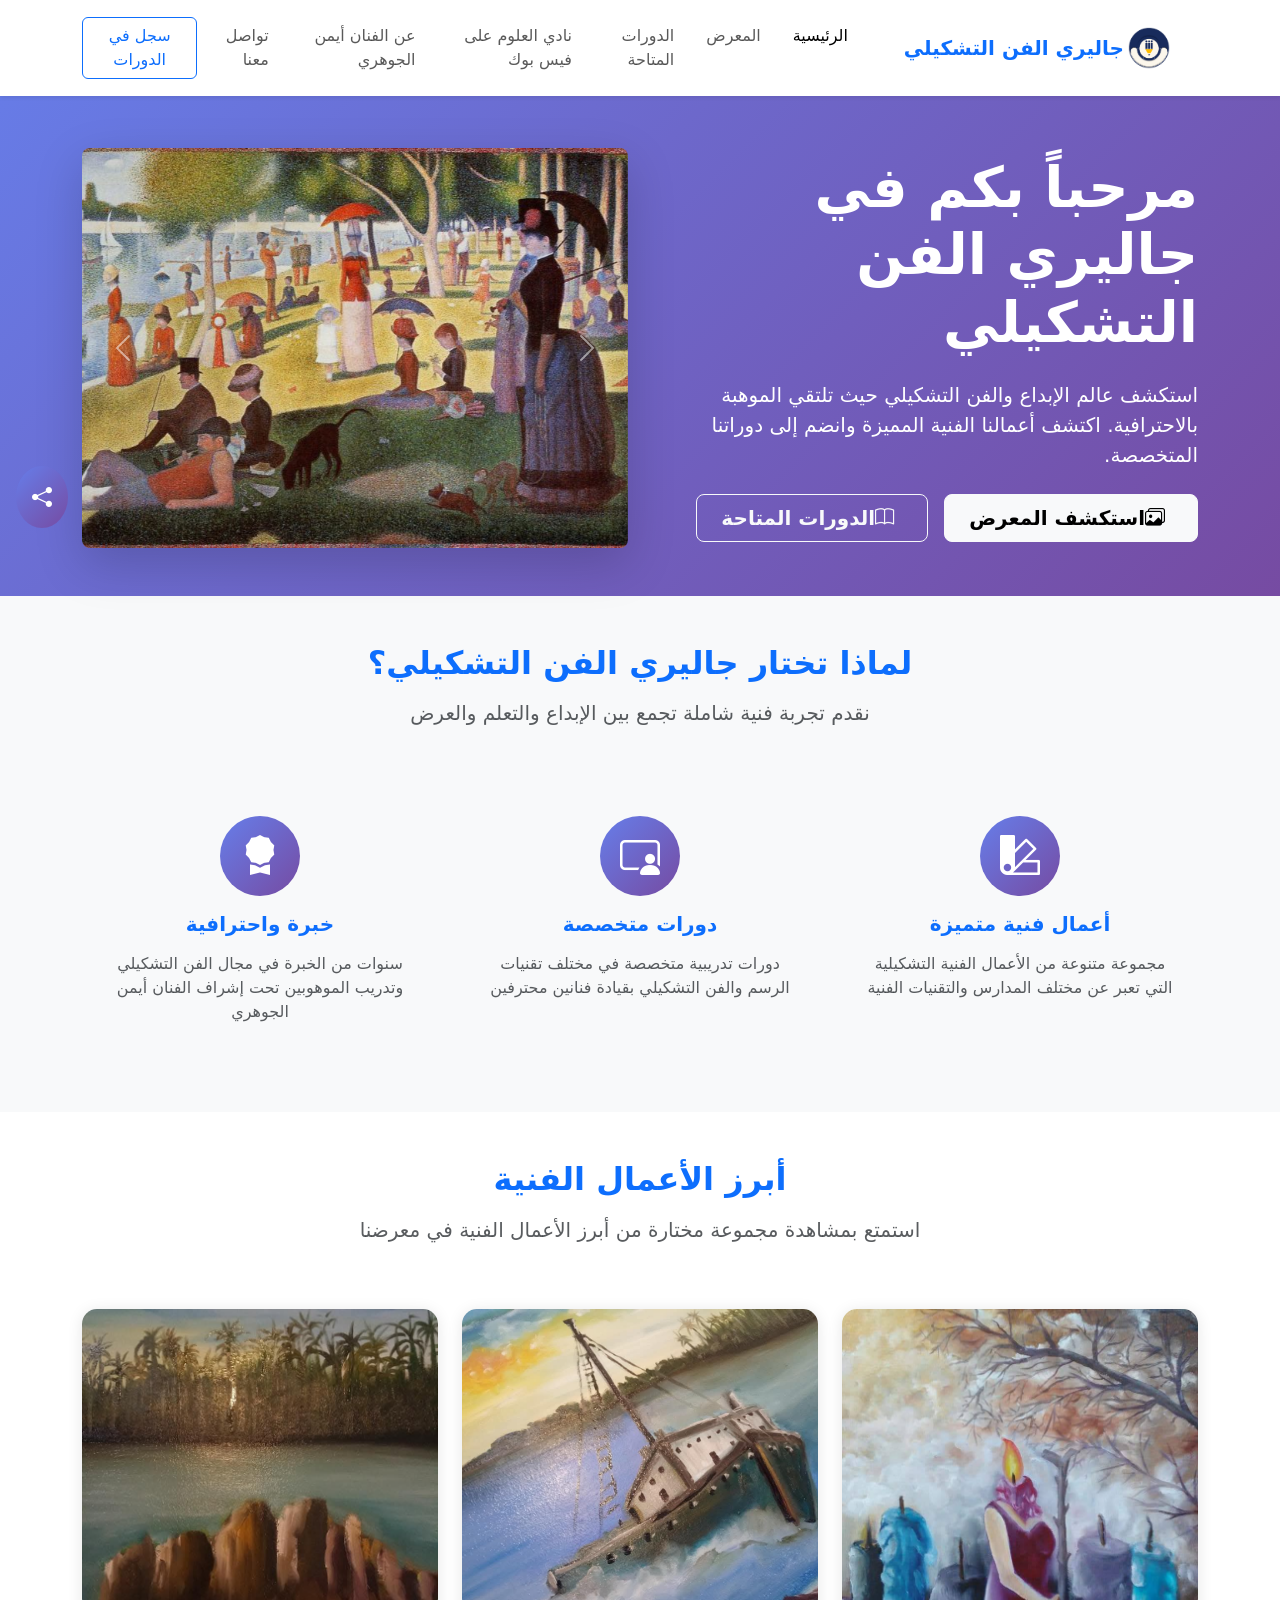
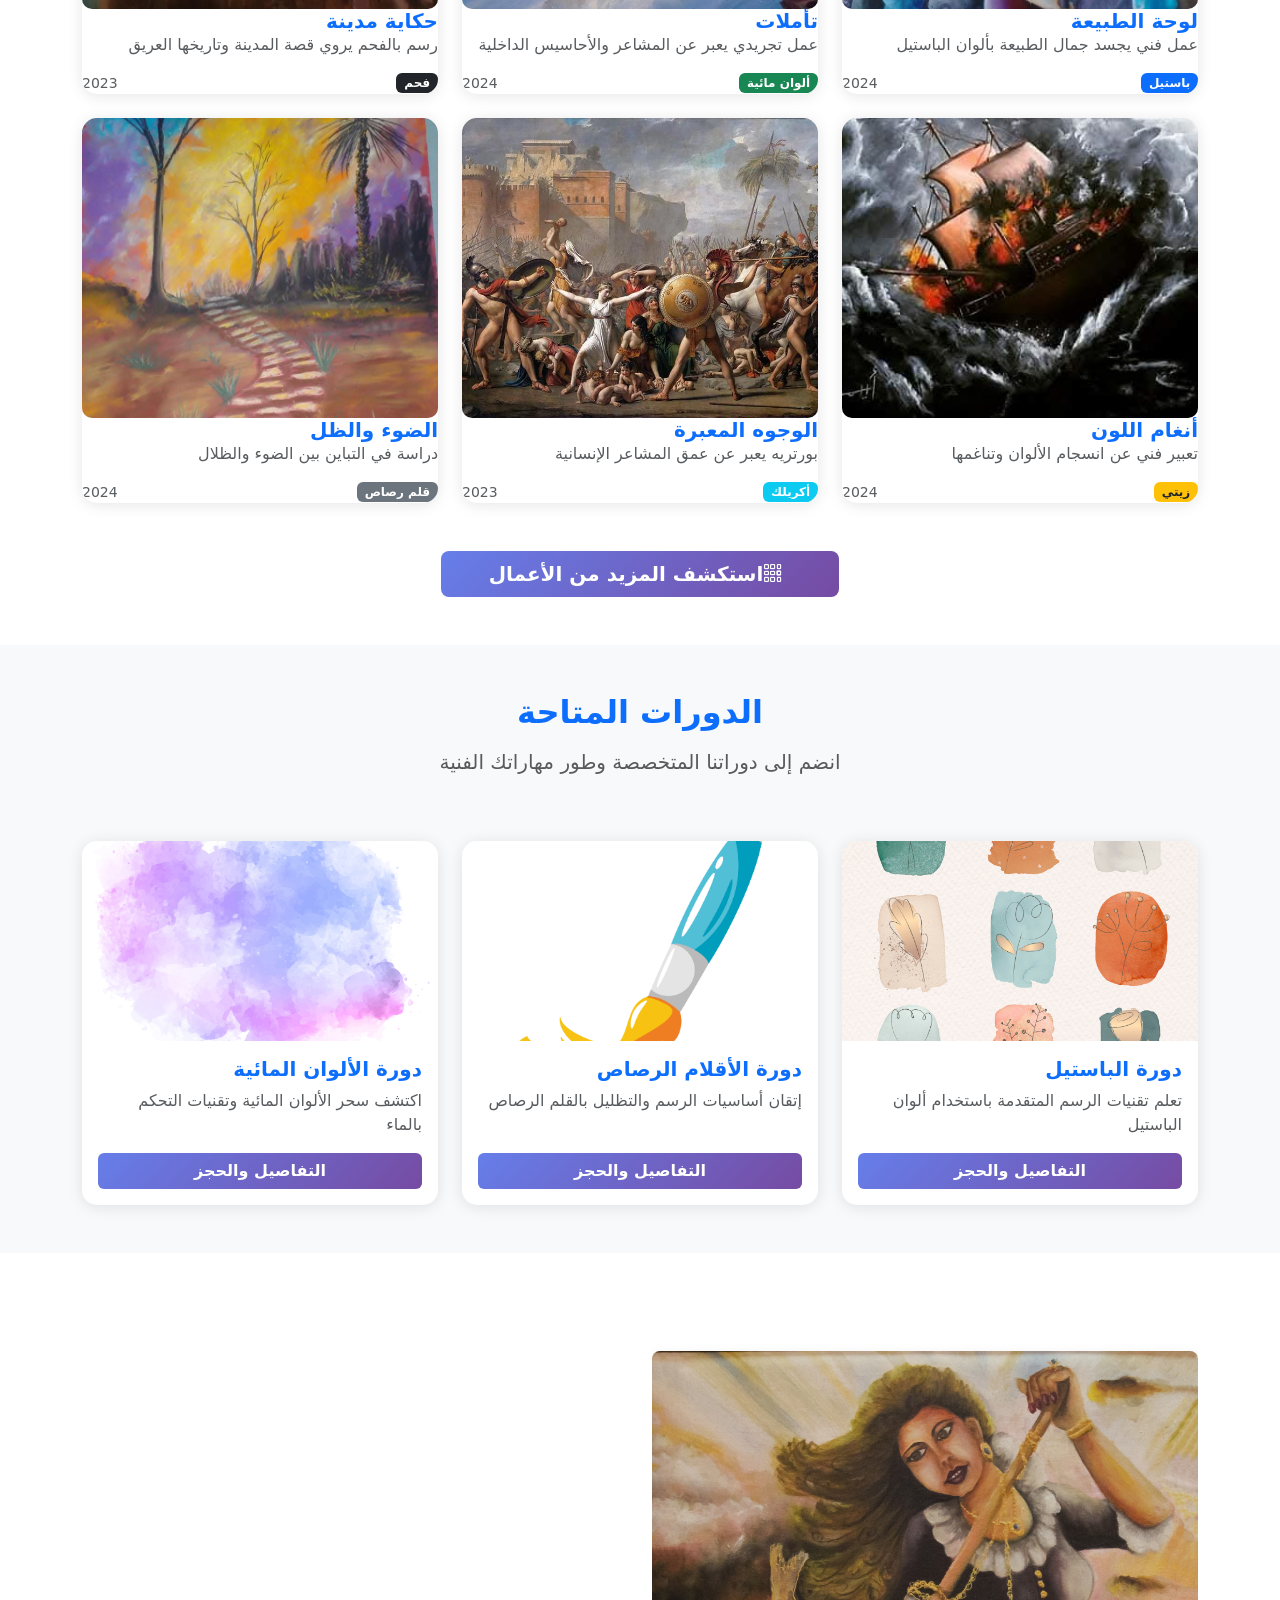
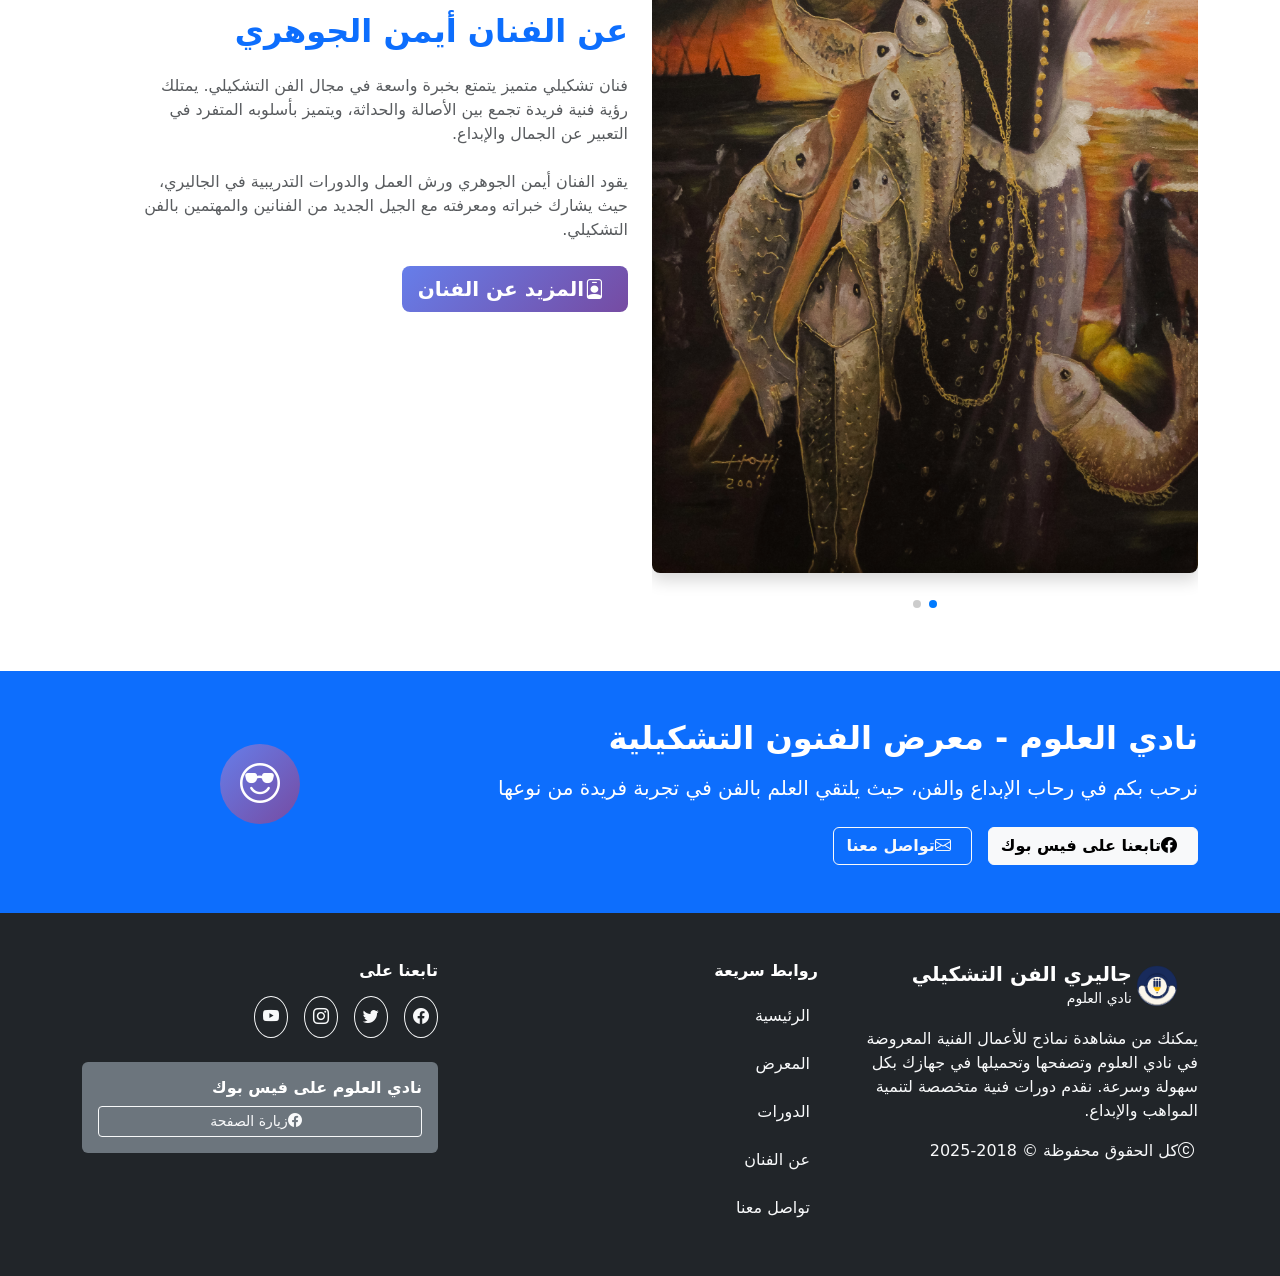
<file: index.html>
<!DOCTYPE html>
<html lang="ar" dir="rtl">
  <head>
    <meta charset="UTF-8" />
    <meta name="viewport" content="width=device-width, initial-scale=1.0" />
    <link rel="shortcut icon" href="./img/logo.png" type="image/x-icon" />
    <link
      href="https://cdn.jsdelivr.net/npm/bootstrap@5.3.7/dist/css/bootstrap.min.css"
      rel="stylesheet"
      integrity="sha384-LN+7fdVzj6u52u30Kp6M/trliBMCMKTyK833zpbD+pXdCLuTusPj697FH4R/5mcr"
      crossorigin="anonymous"
    />
    <link
      rel="stylesheet"
      href="https://cdn.jsdelivr.net/npm/bootstrap-icons@1.11.1/font/bootstrap-icons.css"
    />
    <link
      rel="stylesheet"
      href="https://cdn.jsdelivr.net/npm/swiper@11/swiper-bundle.min.css"
    />
    <link rel="stylesheet" href="./styles/style.css" />
    <title>جاليري الفن التشكيلي - الرئيسية</title>
    <style>
      .hero-gradient {
        background: linear-gradient(135deg, #667eea 0%, #764ba2 100%);
      }
      
      .nav-link {
        transition: all 0.3s ease;
        font-weight: 500;
      }
      
      .nav-link:hover {
        background-color: #f8f9fa;
        border-radius: 0.375rem;
        color: #0d6efd !important;
      }
      
      .art-card {
        transition: all 0.3s ease;
        border: none;
        box-shadow: 0 2px 15px rgba(0,0,0,0.1);
        border-radius: 15px;
        overflow: hidden;
      }
      
      .art-card:hover {
        transform: translateY(-5px);
        box-shadow: 0 10px 30px rgba(0,0,0,0.15);
      }
      
      .gallery-item {
        position: relative;
        overflow: hidden;
        border-radius: 10px;
        cursor: pointer;
      }
      
      .gallery-item img {
        transition: transform 0.3s ease;
        width: 100%;
        height: 300px;
        object-fit: cover;
      }
      
      .gallery-item:hover img {
        transform: scale(1.05);
      }
      
      .gallery-overlay {
        position: absolute;
        top: 0;
        left: 0;
        right: 0;
        bottom: 0;
        background: rgba(0,0,0,0.7);
        display: flex;
        align-items: center;
        justify-content: center;
        opacity: 0;
        transition: opacity 0.3s ease;
      }
      
      .gallery-item:hover .gallery-overlay {
        opacity: 1;
      }
      
      .feature-icon {
        width: 80px;
        height: 80px;
        background: linear-gradient(135deg, #667eea 0%, #764ba2 100%);
        border-radius: 50%;
        display: flex;
        align-items: center;
        justify-content: center;
        margin: 0 auto 1rem;
      }
      
      .btn-primary {
        background: linear-gradient(135deg, #667eea 0%, #764ba2 100%);
        border: none;
        font-weight: 600;
        transition: all 0.3s ease;
      }
      
      .btn-primary:hover {
        transform: translateY(-2px);
        box-shadow: 0 5px 15px rgba(102, 126, 234, 0.4);
      }
      
      .social-btn {
        transition: all 0.3s ease;
      }
      
      .social-btn:hover {
        transform: scale(1.1);
      }
      
      .footer-link {
        transition: all 0.3s ease;
        text-decoration: none;
        border-radius: 0.375rem;
      }
      
      .footer-link:hover {
        background-color: rgba(255,255,255,0.1);
        color: #fff !important;
      }
    </style>
  </head>

  <body class="position-relative">
    <!-- Social Media Floating Button -->
    <div class="position-fixed top-50 start-0 z-3 m-3 d-flex flex-column gap-3">
      <button class="btn btn-primary rounded-circle p-3 social-btn" type="button" data-bs-toggle="collapse" data-bs-target="#socialCollapse">
        <i class="bi bi-share-fill fs-5"></i>
      </button>
      <div class="collapse" id="socialCollapse">
        <div class="d-flex flex-column gap-2">
          <a href="#" class="btn btn-outline-primary rounded-circle p-2 social-btn">
            <i class="bi bi-facebook"></i>
          </a>
          <a href="#" class="btn btn-outline-info rounded-circle p-2 social-btn">
            <i class="bi bi-twitter"></i>
          </a>
          <a href="#" class="btn btn-outline-primary rounded-circle p-2 social-btn">
            <i class="bi bi-telegram"></i>
          </a>
          <a href="#" class="btn btn-outline-danger rounded-circle p-2 social-btn">
            <i class="bi bi-instagram"></i>
          </a>
        </div>
      </div>
    </div>

    <!-- Navigation -->
    <nav class="navbar navbar-expand-lg navbar-light bg-white fixed-top shadow-sm py-3">
      <div class="container">
        <a class="navbar-brand d-flex align-items-center" href="./index.html">
          <img src="./img/logo.png" alt="logo" width="50" height="50" class="me-2" />
          <span class="fw-bold text-primary">جاليري الفن التشكيلي</span>
        </a>
        <button
          class="navbar-toggler"
          type="button"
          data-bs-toggle="collapse"
          data-bs-target="#navbarNav"
          aria-controls="navbarNav"
          aria-expanded="false"
          aria-label="Toggle navigation"
        >
          <span class="navbar-toggler-icon"></span>
        </button>
        <div class="collapse navbar-collapse" id="navbarNav">
          <ul class="navbar-nav me-auto">
            <li class="nav-item">
              <a class="nav-link active px-3" href="./index.html">الرئيسية</a>
            </li>
            <li class="nav-item">
              <a class="nav-link px-3" href="./exhibition.html">المعرض</a>
            </li>
            <li class="nav-item">
              <a class="nav-link px-3" href="./cources.html">الدورات المتاحة</a>
            </li>
            <li class="nav-item">
              <a class="nav-link px-3" href="https://www.facebook.com/10thScienceClub" target="_blank">
                نادي العلوم على فيس بوك
              </a>
            </li>
            <li class="nav-item">
              <a class="nav-link px-3" href="./about.html">عن الفنان أيمن الجوهري</a>
            </li>
            <li class="nav-item">
              <a class="nav-link px-3" href="./contact.html">تواصل معنا</a>
            </li>
          </ul>
          <div class="d-flex align-items-center">
            <a href="./cources.html" class="btn btn-outline-primary me-2">
              سجل في الدورات
            </a>
          </div>
        </div>
      </div>
    </nav>

    <!-- Hero Section -->
    <section class="hero-gradient text-white" style="padding-top: 100px;">
      <div class="container">
        <div class="row align-items-center py-5">
          <div class="col-lg-6">
            <div class="text-center text-lg-end">
              <h1 class="display-4 fw-bold mb-4">مرحباً بكم في جاليري الفن التشكيلي</h1>
              <p class="lead mb-4">استكشف عالم الإبداع والفن التشكيلي حيث تلتقي الموهبة بالاحترافية. اكتشف أعمالنا الفنية المميزة وانضم إلى دوراتنا المتخصصة.</p>
              <div class="d-flex flex-wrap gap-3 justify-content-center justify-content-lg-start">
                <a href="./exhibition.html" class="btn btn-light btn-lg fw-bold px-4">
                  <i class="bi bi-images me-2"></i>استكشف المعرض
                </a>
                <a href="./cources.html" class="btn btn-outline-light btn-lg fw-bold px-4">
                  <i class="bi bi-book me-2"></i>الدورات المتاحة
                </a>
              </div>
            </div>
          </div>
          <div class="col-lg-6">
            <div id="heroCarousel" class="carousel slide" data-bs-ride="carousel">
              <div class="carousel-inner rounded-3 overflow-hidden shadow-lg">
                <div class="carousel-item active">
                  <img src="./img/w1.jpg" class="d-block w-100" style="height: 400px; object-fit: cover;" alt="الفن التشكيلي">
                </div>
                <div class="carousel-item">
                  <img src="./img/w2.jpeg" class="d-block w-100" style="height: 400px; object-fit: cover;" alt="معارض الفن">
                </div>
                <div class="carousel-item">
                  <img src="./img/w3.jpg" class="d-block w-100" style="height: 400px; object-fit: cover;" alt="أعمال فنية">
                </div>
              </div>
              <button class="carousel-control-prev" type="button" data-bs-target="#heroCarousel" data-bs-slide="prev">
                <span class="carousel-control-prev-icon" aria-hidden="true"></span>
                <span class="visually-hidden">Previous</span>
              </button>
              <button class="carousel-control-next" type="button" data-bs-target="#heroCarousel" data-bs-slide="next">
                <span class="carousel-control-next-icon" aria-hidden="true"></span>
                <span class="visually-hidden">Next</span>
              </button>
            </div>
          </div>
        </div>
      </div>
    </section>

    <!-- Features Section -->
    <section class="py-5 bg-light">
      <div class="container">
        <div class="row mb-5">
          <div class="col-12 text-center">
            <h2 class="fw-bold text-primary mb-3">لماذا تختار جاليري الفن التشكيلي؟</h2>
            <p class="text-muted lead">نقدم تجربة فنية شاملة تجمع بين الإبداع والتعلم والعرض</p>
          </div>
        </div>
        <div class="row g-4">
          <div class="col-md-4 text-center">
            <div class="p-4">
              <div class="feature-icon">
                <i class="bi bi-palette2 text-white display-6"></i>
              </div>
              <h5 class="fw-bold text-primary mb-3">أعمال فنية متميزة</h5>
              <p class="text-muted">مجموعة متنوعة من الأعمال الفنية التشكيلية التي تعبر عن مختلف المدارس والتقنيات الفنية</p>
            </div>
          </div>
          <div class="col-md-4 text-center">
            <div class="p-4">
              <div class="feature-icon">
                <i class="bi bi-person-video3 text-white display-6"></i>
              </div>
              <h5 class="fw-bold text-primary mb-3">دورات متخصصة</h5>
              <p class="text-muted">دورات تدريبية متخصصة في مختلف تقنيات الرسم والفن التشكيلي بقيادة فنانين محترفين</p>
            </div>
          </div>
          <div class="col-md-4 text-center">
            <div class="p-4">
              <div class="feature-icon">
                <i class="bi bi-award-fill text-white display-6"></i>
              </div>
              <h5 class="fw-bold text-primary mb-3">خبرة واحترافية</h5>
              <p class="text-muted">سنوات من الخبرة في مجال الفن التشكيلي وتدريب الموهوبين تحت إشراف الفنان أيمن الجوهري</p>
            </div>
          </div>
        </div>
      </div>
    </section>

    <!-- Featured Artworks -->
    <section class="py-5">
      <div class="container">
        <div class="row mb-5">
          <div class="col-12 text-center">
            <h2 class="fw-bold text-primary mb-3">أبرز الأعمال الفنية</h2>
            <p class="text-muted lead">استمتع بمشاهدة مجموعة مختارة من أبرز الأعمال الفنية في معرضنا</p>
          </div>
        </div>
        <div class="row g-4">
          <!-- Artwork 1 -->
          <div class="col-md-6 col-lg-4">
            <div class="art-card h-100">
              <div class="gallery-item">
                <img src="./img/slider2/slide1.jpeg" alt="العمل الفني 1" />
                <div class="gallery-overlay">
                  <button class="btn btn-light" data-bs-toggle="modal" data-bs-target="#artworkModal1">
                    <i class="bi bi-zoom-in me-2"></i>عرض التفاصيل
                  </button>
                </div>
              </div>
              <div class="card-body">
                <h5 class="card-title fw-bold text-primary">لوحة الطبيعة</h5>
                <p class="card-text text-muted">عمل فني يجسد جمال الطبيعة بألوان الباستيل</p>
                <div class="d-flex justify-content-between align-items-center">
                  <span class="badge bg-primary">باستيل</span>
                  <small class="text-muted">2024</small>
                </div>
              </div>
            </div>
          </div>

          <!-- Artwork 2 -->
          <div class="col-md-6 col-lg-4">
            <div class="art-card h-100">
              <div class="gallery-item">
                <img src="./img/slider2/slide2.jpeg" alt="العمل الفني 2" />
                <div class="gallery-overlay">
                  <button class="btn btn-light" data-bs-toggle="modal" data-bs-target="#artworkModal2">
                    <i class="bi bi-zoom-in me-2"></i>عرض التفاصيل
                  </button>
                </div>
              </div>
              <div class="card-body">
                <h5 class="card-title fw-bold text-primary">تأملات</h5>
                <p class="card-text text-muted">عمل تجريدي يعبر عن المشاعر والأحاسيس الداخلية</p>
                <div class="d-flex justify-content-between align-items-center">
                  <span class="badge bg-success">ألوان مائية</span>
                  <small class="text-muted">2024</small>
                </div>
              </div>
            </div>
          </div>

          <!-- Artwork 3 -->
          <div class="col-md-6 col-lg-4">
            <div class="art-card h-100">
              <div class="gallery-item">
                <img src="./img/slider2/slide3.jpeg" alt="العمل الفني 3" />
                <div class="gallery-overlay">
                  <button class="btn btn-light" data-bs-toggle="modal" data-bs-target="#artworkModal3">
                    <i class="bi bi-zoom-in me-2"></i>عرض التفاصيل
                  </button>
                </div>
              </div>
              <div class="card-body">
                <h5 class="card-title fw-bold text-primary">حكاية مدينة</h5>
                <p class="card-text text-muted">رسم بالفحم يروي قصة المدينة وتاريخها العريق</p>
                <div class="d-flex justify-content-between align-items-center">
                  <span class="badge bg-dark">فحم</span>
                  <small class="text-muted">2023</small>
                </div>
              </div>
            </div>
          </div>

          <!-- Artwork 4 -->
          <div class="col-md-6 col-lg-4">
            <div class="art-card h-100">
              <div class="gallery-item">
                <img src="./img/slider2/slide4.jpeg" alt="العمل الفني 4" />
                <div class="gallery-overlay">
                  <button class="btn btn-light" data-bs-toggle="modal" data-bs-target="#artworkModal4">
                    <i class="bi bi-zoom-in me-2"></i>عرض التفاصيل
                  </button>
                </div>
              </div>
              <div class="card-body">
                <h5 class="card-title fw-bold text-primary">أنغام اللون</h5>
                <p class="card-text text-muted">تعبير فني عن انسجام الألوان وتناغمها</p>
                <div class="d-flex justify-content-between align-items-center">
                  <span class="badge bg-warning text-dark">زيتي</span>
                  <small class="text-muted">2024</small>
                </div>
              </div>
            </div>
          </div>

          <!-- Artwork 5 -->
          <div class="col-md-6 col-lg-4">
            <div class="art-card h-100">
              <div class="gallery-item">
                <img src="./img/s14.jpg" alt="العمل الفني 5" />
                <div class="gallery-overlay">
                  <button class="btn btn-light" data-bs-toggle="modal" data-bs-target="#artworkModal5">
                    <i class="bi bi-zoom-in me-2"></i>عرض التفاصيل
                  </button>
                </div>
              </div>
              <div class="card-body">
                <h5 class="card-title fw-bold text-primary">الوجوه المعبرة</h5>
                <p class="card-text text-muted">بورتريه يعبر عن عمق المشاعر الإنسانية</p>
                <div class="d-flex justify-content-between align-items-center">
                  <span class="badge bg-info">أكريلك</span>
                  <small class="text-muted">2023</small>
                </div>
              </div>
            </div>
          </div>

          <!-- Artwork 6 -->
          <div class="col-md-6 col-lg-4">
            <div class="art-card h-100">
              <div class="gallery-item">
                <img src="./img/slider2/slide5.jpeg" alt="العمل الفني 6" />
                <div class="gallery-overlay">
                  <button class="btn btn-light" data-bs-toggle="modal" data-bs-target="#artworkModal6">
                    <i class="bi bi-zoom-in me-2"></i>عرض التفاصيل
                  </button>
                </div>
              </div>
              <div class="card-body">
                <h5 class="card-title fw-bold text-primary">الضوء والظل</h5>
                <p class="card-text text-muted">دراسة في التباين بين الضوء والظلال</p>
                <div class="d-flex justify-content-between align-items-center">
                  <span class="badge bg-secondary">قلم رصاص</span>
                  <small class="text-muted">2024</small>
                </div>
              </div>
            </div>
          </div>
        </div>
        
        <div class="text-center mt-5">
          <a href="./exhibition.html" class="btn btn-primary btn-lg fw-bold px-5">
            <i class="bi bi-grid-3x3-gap me-2"></i>استكشف المزيد من الأعمال
          </a>
        </div>
      </div>
    </section>

    <!-- Courses Preview -->
    <section class="py-5 bg-light">
      <div class="container">
        <div class="row mb-5">
          <div class="col-12 text-center">
            <h2 class="fw-bold text-primary mb-3">الدورات المتاحة</h2>
            <p class="text-muted lead">انضم إلى دوراتنا المتخصصة وطور مهاراتك الفنية</p>
          </div>
        </div>
        <div class="row g-4">
          <div class="col-md-4">
            <div class="card art-card h-100">
              <img src="./img/rm331-mynt-39.jpg" class="card-img-top" style="height: 200px; object-fit: cover;" alt="دورة الباستيل">
              <div class="card-body d-flex flex-column">
                <h5 class="card-title fw-bold text-primary">دورة الباستيل</h5>
                <p class="card-text text-muted flex-grow-1">تعلم تقنيات الرسم المتقدمة باستخدام ألوان الباستيل</p>
                <div class="mt-auto">
                  <a href="./cources.html" class="btn btn-primary w-100">التفاصيل والحجز</a>
                </div>
              </div>
            </div>
          </div>
          <div class="col-md-4">
            <div class="card art-card h-100">
              <img src="./img/DJV JUL 2349-10.jpg" class="card-img-top" style="height: 200px; object-fit: cover;" alt="دورة الأقلام الرصاص">
              <div class="card-body d-flex flex-column">
                <h5 class="card-title fw-bold text-primary">دورة الأقلام الرصاص</h5>
                <p class="card-text text-muted flex-grow-1">إتقان أساسيات الرسم والتظليل بالقلم الرصاص</p>
                <div class="mt-auto">
                  <a href="./cources.html" class="btn btn-primary w-100">التفاصيل والحجز</a>
                </div>
              </div>
            </div>
          </div>
          <div class="col-md-4">
            <div class="card art-card h-100">
              <img src="./img/6eed0bd0-3375-4fac-88ce-e6ed7fd9cba8.jpg" class="card-img-top" style="height: 200px; object-fit: cover;" alt="دورة الألوان المائية">
              <div class="card-body d-flex flex-column">
                <h5 class="card-title fw-bold text-primary">دورة الألوان المائية</h5>
                <p class="card-text text-muted flex-grow-1">اكتشف سحر الألوان المائية وتقنيات التحكم بالماء</p>
                <div class="mt-auto">
                  <a href="./cources.html" class="btn btn-primary w-100">التفاصيل والحجز</a>
                </div>
              </div>
            </div>
          </div>
        </div>
      </div>
    </section>

    <!-- About Artist Section -->
    <section class="py-5">
      <div class="container">
        <div class="row align-items-center">
          <div class="col-lg-6">
            <div class="swiper container">
              <div class="swiper-wrapper align-items-center">
                <div class="swiper-slide">
                  <img class="img-fluid rounded-3 shadow" src="./img/master/1.jpg" alt="الفنان أيمن الجوهري" />
                </div>
                <div class="swiper-slide">
                  <img class="img-fluid rounded-3 shadow" src="./img/master/2.jpg" alt="أعمال الفنان" />
                </div>
              </div>
              <div class="swiper-pagination"></div>
            </div>
          </div>
          <div class="col-lg-6">
            <div class="ps-lg-5">
              <h2 class="fw-bold text-primary mb-4">عن الفنان أيمن الجوهري</h2>
              <p class="text-muted mb-4">
                فنان تشكيلي متميز يتمتع بخبرة واسعة في مجال الفن التشكيلي. يمتلك رؤية فنية فريدة تجمع بين الأصالة والحداثة، ويتميز بأسلوبه المتفرد في التعبير عن الجمال والإبداع.
              </p>
              <p class="text-muted mb-4">
                يقود الفنان أيمن الجوهري ورش العمل والدورات التدريبية في الجاليري، حيث يشارك خبراته ومعرفته مع الجيل الجديد من الفنانين والمهتمين بالفن التشكيلي.
              </p>
              <a href="./about.html" class="btn btn-primary btn-lg fw-bold">
                <i class="bi bi-person-badge me-2"></i>المزيد عن الفنان
              </a>
            </div>
          </div>
        </div>
      </div>
    </section>

    <!-- Science Club Section -->
    <section class="py-5 bg-primary text-white">
      <div class="container">
        <div class="row align-items-center">
          <div class="col-lg-8">
            <h2 class="fw-bold mb-3">نادي العلوم - معرض الفنون التشكيلية</h2>
            <p class="lead mb-4">نرحب بكم في رحاب الإبداع والفن، حيث يلتقي العلم بالفن في تجربة فريدة من نوعها</p>
            <div class="d-flex flex-wrap gap-3">
              <a href="https://www.facebook.com/10thScienceClub" class="btn btn-light fw-bold" target="_blank">
                <i class="bi bi-facebook me-2"></i>تابعنا على فيس بوك
              </a>
              <a href="./contact.html" class="btn btn-outline-light fw-bold">
                <i class="bi bi-envelope me-2"></i>تواصل معنا
              </a>
            </div>
          </div>
          <div class="col-lg-4 text-center">
            <div class="feature-icon">
              <i class="bi bi-emoji-sunglasses text-white display-6"></i>
            </div>
          </div>
        </div>
      </div>
    </section>

    <!-- Footer -->
    <footer class="bg-dark text-white py-5">
      <div class="container">
        <div class="row g-4">
          <div class="col-lg-4">
            <div class="d-flex align-items-center mb-3">
              <img src="./img/logo.png" alt="Logo" width="50" height="50" class="me-3" />
              <div>
                <h5 class="fw-bold mb-0">جاليري الفن التشكيلي</h5>
                <small class="text-light">نادي العلوم</small>
              </div>
            </div>
            <p class="text-light mb-3">
              يمكنك من مشاهدة نماذج للأعمال الفنية المعروضة في نادي العلوم وتصفحها وتحميلها في جهازك بكل سهولة وسرعة. نقدم دورات فنية متخصصة لتنمية المواهب والإبداع.
            </p>
            <p class="text-light mb-0">
              <i class="bi bi-c-circle me-1"></i>كل الحقوق محفوظة © 2018-2025
            </p>
          </div>
          
          <div class="col-lg-3 offset-lg-1">
            <h6 class="fw-bold mb-3">روابط سريعة</h6>
            <div class="d-flex flex-column gap-2">
              <a href="./index.html" class="footer-link text-light p-2">الرئيسية</a>
              <a href="./exhibition.html" class="footer-link text-light p-2">المعرض</a>
              <a href="./cources.html" class="footer-link text-light p-2">الدورات</a>
              <a href="./about.html" class="footer-link text-light p-2">عن الفنان</a>
              <a href="./contact.html" class="footer-link text-light p-2">تواصل معنا</a>
            </div>
          </div>
          
          <div class="col-lg-4">
            <h6 class="fw-bold mb-3">تابعنا على</h6>
            <div class="d-flex gap-3 mb-4">
              <a href="#" class="btn btn-outline-light rounded-circle p-2 social-btn">
                <i class="bi bi-facebook"></i>
              </a>
              <a href="#" class="btn btn-outline-light rounded-circle p-2 social-btn">
                <i class="bi bi-twitter"></i>
              </a>
              <a href="#" class="btn btn-outline-light rounded-circle p-2 social-btn">
                <i class="bi bi-instagram"></i>
              </a>
              <a href="#" class="btn btn-outline-light rounded-circle p-2 social-btn">
                <i class="bi bi-youtube"></i>
              </a>
            </div>
            <div class="bg-secondary p-3 rounded">
              <h6 class="fw-bold mb-2">نادي العلوم على فيس بوك</h6>
              <a href="https://www.facebook.com/10thScienceClub" class="btn btn-outline-light btn-sm w-100" target="_blank">
                <i class="bi bi-facebook me-2"></i>زيارة الصفحة
              </a>
            </div>
          </div>
        </div>
      </div>
    </footer>

    <!-- Artwork Modals -->
    <!-- Modal 1 -->
    <div class="modal fade" id="artworkModal1" tabindex="-1" aria-hidden="true">
      <div class="modal-dialog modal-lg">
        <div class="modal-content">
          <div class="modal-header">
            <h5 class="modal-title fw-bold text-primary">لوحة الطبيعة</h5>
            <button type="button" class="btn-close" data-bs-dismiss="modal" aria-label="Close"></button>
          </div>
          <div class="modal-body text-center">
            <img src="./img/slider2/slide1.jpeg" class="img-fluid rounded" alt="لوحة الطبيعة">
            <div class="mt-3">
              <p class="text-muted">عمل فني يجسد جمال الطبيعة بألوان الباستيل، يظهر دقة التفاصيل والتناغم اللوني.</p>
              <div class="d-flex justify-content-center gap-3">
                <span class="badge bg-primary">باستيل</span>
                <span class="badge bg-secondary">طبيعة</span>
                <span class="badge bg-info">2024</span>
              </div>
            </div>
          </div>
        </div>
      </div>
    </div>

    <!-- Modal 2 -->
    <div class="modal fade" id="artworkModal2" tabindex="-1" aria-hidden="true">
      <div class="modal-dialog modal-lg">
        <div class="modal-content">
          <div class="modal-header">
            <h5 class="modal-title fw-bold text-primary">تأملات</h5>
            <button type="button" class="btn-close" data-bs-dismiss="modal" aria-label="Close"></button>
          </div>
          <div class="modal-body text-center">
            <img src="./img/slider2/slide2.jpeg" class="img-fluid rounded" alt="تأملات">
            <div class="mt-3">
              <p class="text-muted">عمل تجريدي يعبر عن المشاعر والأحاسيس الداخلية باستخدام تقنيات الألوان المائية المتقدمة.</p>
              <div class="d-flex justify-content-center gap-3">
                <span class="badge bg-success">ألوان مائية</span>
                <span class="badge bg-secondary">تجريدي</span>
                <span class="badge bg-info">2024</span>
              </div>
            </div>
          </div>
        </div>
      </div>
    </div>

    <!-- Modal 3 -->
    <div class="modal fade" id="artworkModal3" tabindex="-1" aria-hidden="true">
      <div class="modal-dialog modal-lg">
        <div class="modal-content">
          <div class="modal-header">
            <h5 class="modal-title fw-bold text-primary">حكاية مدينة</h5>
            <button type="button" class="btn-close" data-bs-dismiss="modal" aria-label="Close"></button>
          </div>
          <div class="modal-body text-center">
            <img src="./img/slider2/slide3.jpeg" class="img-fluid rounded" alt="حكاية مدينة">
            <div class="mt-3">
              <p class="text-muted">رسم بالفحم يروي قصة المدينة وتاريخها العريق من خلال التفاصيل الدقيقة والتباين المميز.</p>
              <div class="d-flex justify-content-center gap-3">
                <span class="badge bg-dark">فحم</span>
                <span class="badge bg-secondary">معماري</span>
                <span class="badge bg-info">2023</span>
              </div>
            </div>
          </div>
        </div>
      </div>
    </div>

    <!-- Modal 4 -->
    <div class="modal fade" id="artworkModal4" tabindex="-1" aria-hidden="true">
      <div class="modal-dialog modal-lg">
        <div class="modal-content">
          <div class="modal-header">
            <h5 class="modal-title fw-bold text-primary">أنغام اللون</h5>
            <button type="button" class="btn-close" data-bs-dismiss="modal" aria-label="Close"></button>
          </div>
          <div class="modal-body text-center">
            <img src="./img/slider2/slide4.jpeg" class="img-fluid rounded" alt="أنغام اللون">
            <div class="mt-3">
              <p class="text-muted">تعبير فني عن انسجام الألوان وتناغمها في لوحة زيتية تجمع بين الواقعية والتجريد.</p>
              <div class="d-flex justify-content-center gap-3">
                <span class="badge bg-warning text-dark">زيتي</span>
                <span class="badge bg-secondary">تعبيري</span>
                <span class="badge bg-info">2024</span>
              </div>
            </div>
          </div>
        </div>
      </div>
    </div>

    <!-- Modal 5 -->
    <div class="modal fade" id="artworkModal5" tabindex="-1" aria-hidden="true">
      <div class="modal-dialog modal-lg">
        <div class="modal-content">
          <div class="modal-header">
            <h5 class="modal-title fw-bold text-primary">الوجوه المعبرة</h5>
            <button type="button" class="btn-close" data-bs-dismiss="modal" aria-label="Close"></button>
          </div>
          <div class="modal-body text-center">
            <img src="./img/s14.jpg" class="img-fluid rounded" alt="الوجوه المعبرة">
            <div class="mt-3">
              <p class="text-muted">بورتريه يعبر عن عمق المشاعر الإنسانية باستخدام تقنيات الرسم بالأكريلك المتقدمة.</p>
              <div class="d-flex justify-content-center gap-3">
                <span class="badge bg-info">أكريلك</span>
                <span class="badge bg-secondary">بورتريه</span>
                <span class="badge bg-info">2023</span>
              </div>
            </div>
          </div>
        </div>
      </div>
    </div>

    <!-- Modal 6 -->
    <div class="modal fade" id="artworkModal6" tabindex="-1" aria-hidden="true">
      <div class="modal-dialog modal-lg">
        <div class="modal-content">
          <div class="modal-header">
            <h5 class="modal-title fw-bold text-primary">الضوء والظل</h5>
            <button type="button" class="btn-close" data-bs-dismiss="modal" aria-label="Close"></button>
          </div>
          <div class="modal-body text-center">
            <img src="./img/slider2/slide5.jpeg" class="img-fluid rounded" alt="الضوء والظل">
            <div class="mt-3">
              <p class="text-muted">دراسة في التباين بين الضوء والظلال باستخدام تقنيات الرسم المتقدمة بالقلم الرصاص.</p>
              <div class="d-flex justify-content-center gap-3">
                <span class="badge bg-secondary">قلم رصاص</span>
                <span class="badge bg-dark">دراسة ضوئية</span>
                <span class="badge bg-info">2024</span>
              </div>
            </div>
          </div>
        </div>
      </div>
    </div>

    <script
      src="https://cdn.jsdelivr.net/npm/bootstrap@5.3.7/dist/js/bootstrap.bundle.min.js"
      integrity="sha384-ndDqU0Gzau9qJ1lfW4pNLlhNTkCfHzAVBReH9diLvGRem5+R9g2FzA8ZGN954O5Q"
      crossorigin="anonymous"
    ></script>
    <script src="https://cdn.jsdelivr.net/npm/swiper@11/swiper-bundle.min.js"></script>
    <script>
      // Initialize Swiper
      const swiper = new Swiper('.swiper', {
        loop: true,
        autoplay: {
          delay: 4000,
          disableOnInteraction: false,
        },
        pagination: {
          el: '.swiper-pagination',
          clickable: true,
        },
      });

      // Initialize hero carousel
      const heroCarousel = new bootstrap.Carousel('#heroCarousel', {
        interval: 3000,
        wrap: true
      });
    </script>
  </body>
</html>
</file>
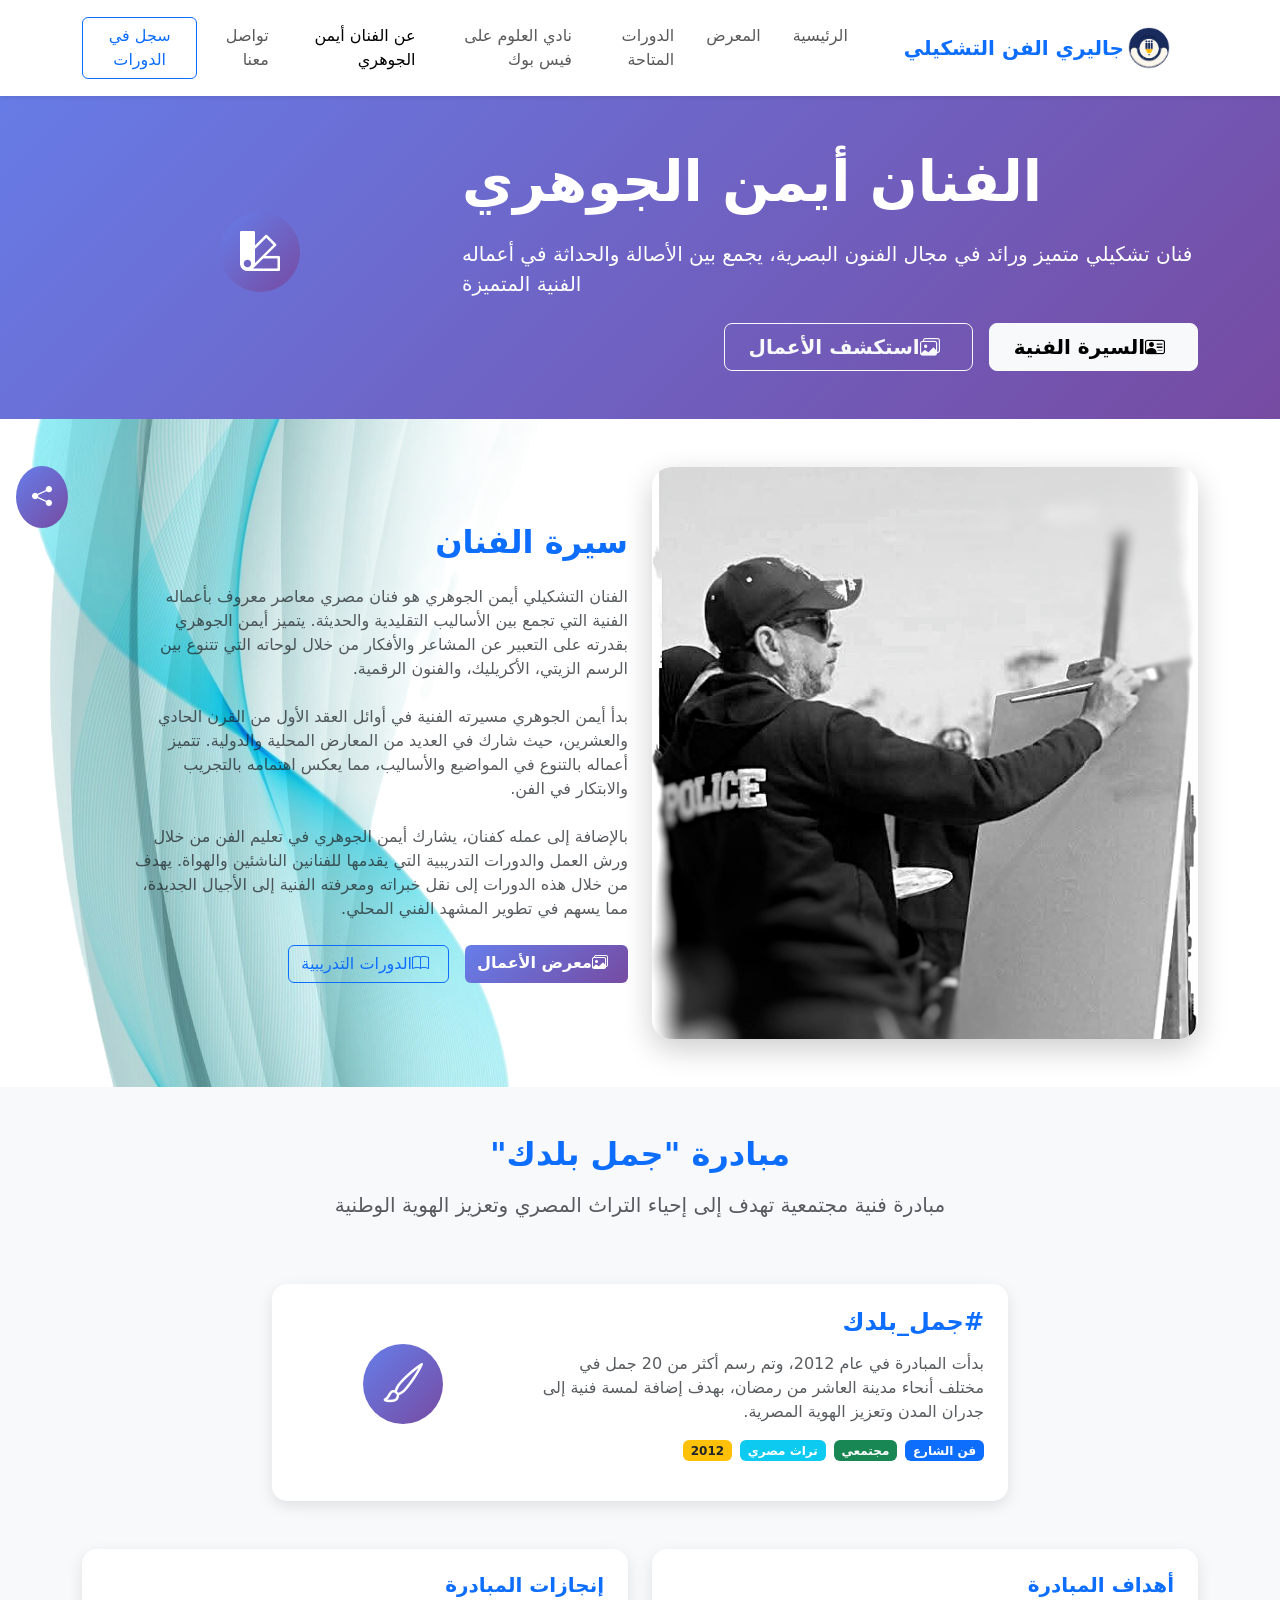
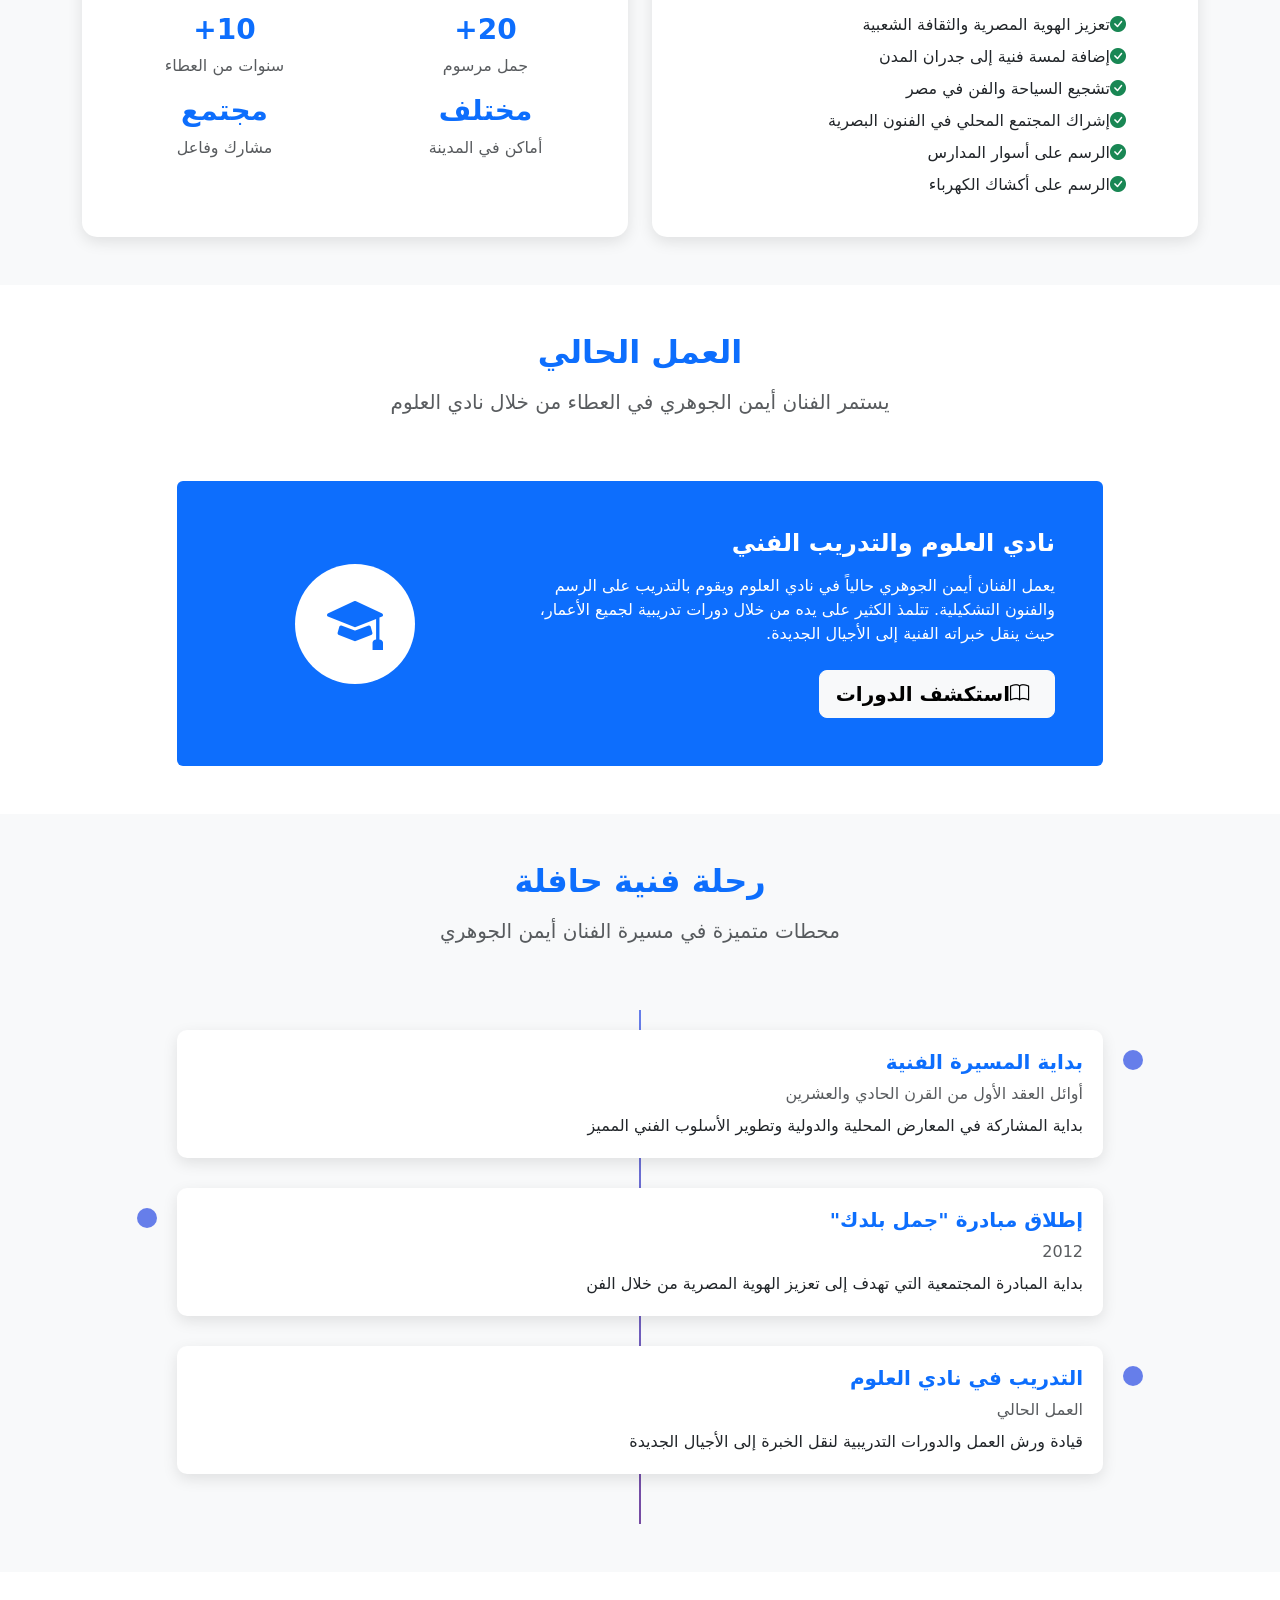
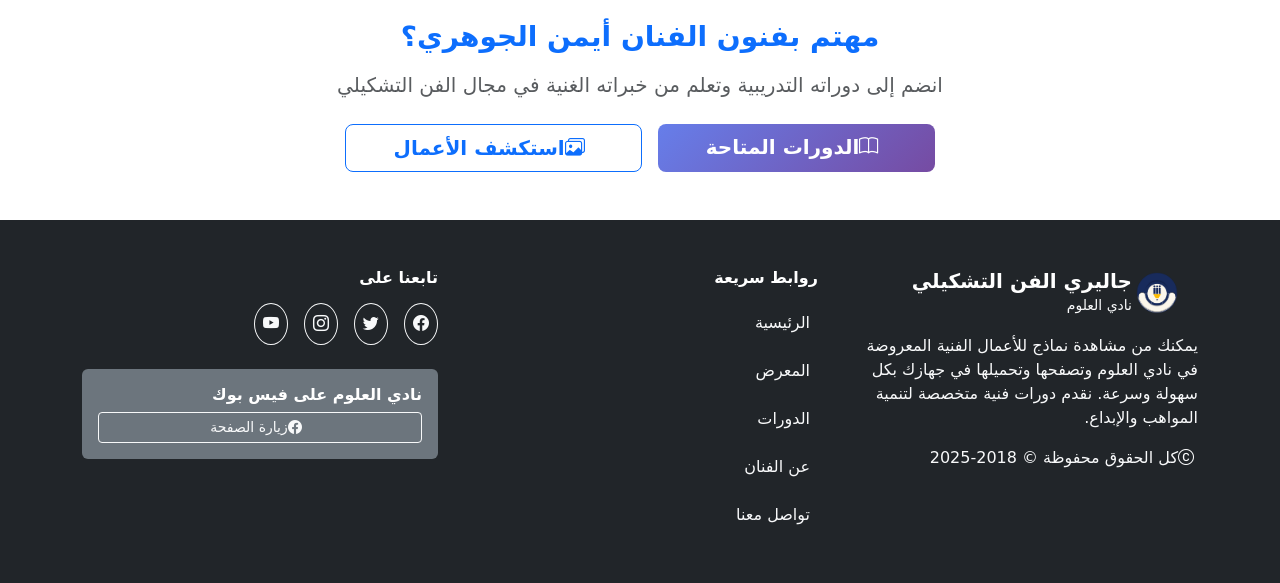
<file: about.html>
<!DOCTYPE html>
<html lang="ar" dir="rtl">
  <head>
    <meta charset="UTF-8" />
    <meta name="viewport" content="width=device-width, initial-scale=1.0" />
    <link rel="shortcut icon" href="./img/logo.png" type="image/x-icon">
    <link
      href="https://cdn.jsdelivr.net/npm/bootstrap@5.3.7/dist/css/bootstrap.min.css"
      rel="stylesheet"
      integrity="sha384-LN+7fdVzj6u52u30Kp6M/trliBMCMKTyK833zpbD+pXdCLuTusPj697FH4R/5mcr"
      crossorigin="anonymous"
    />
    <link
      rel="stylesheet"
      href="https://cdn.jsdelivr.net/npm/bootstrap-icons@1.11.1/font/bootstrap-icons.css"
    />
    <link
      rel="stylesheet"
      href="https://cdn.jsdelivr.net/npm/swiper@11/swiper-bundle.min.css"
    />
    <link rel="stylesheet" href="./styles/style.css" />
    <title>جاليري الفن التشكيلي / عن الفنان</title>
    <style>
      .hero-gradient {
        background: linear-gradient(135deg, #667eea 0%, #764ba2 100%);
      }
      
      .nav-link {
        transition: all 0.3s ease;
        font-weight: 500;
      }
      
      .nav-link:hover {
        background-color: #f8f9fa;
        border-radius: 0.375rem;
        color: #0d6efd !important;
      }
      
      .artist-img {
        border-radius: 20px;
        box-shadow: 0 10px 30px rgba(0,0,0,0.2);
        transition: all 0.3s ease;
      }
      
      .artist-img:hover {
        transform: scale(1.02);
        box-shadow: 0 15px 40px rgba(0,0,0,0.3);
      }
      
      .feature-icon {
        width: 80px;
        height: 80px;
        background: linear-gradient(135deg, #667eea 0%, #764ba2 100%);
        border-radius: 50%;
        display: flex;
        align-items: center;
        justify-content: center;
        margin: 0 auto 1rem;
      }
      
      .btn-primary {
        background: linear-gradient(135deg, #667eea 0%, #764ba2 100%);
        border: none;
        font-weight: 600;
        transition: all 0.3s ease;
      }
      
      .btn-primary:hover {
        transform: translateY(-2px);
        box-shadow: 0 5px 15px rgba(102, 126, 234, 0.4);
      }
      
      .social-btn {
        transition: all 0.3s ease;
      }
      
      .social-btn:hover {
        transform: scale(1.1);
      }
      
      .footer-link {
        transition: all 0.3s ease;
        text-decoration: none;
        border-radius: 0.375rem;
      }
      
      .footer-link:hover {
        background-color: rgba(255,255,255,0.1);
        color: #fff !important;
      }
      
      .timeline {
        position: relative;
        padding: 20px 0;
      }
      
      .timeline::before {
        content: '';
        position: absolute;
        left: 50%;
        top: 0;
        bottom: 0;
        width: 2px;
        background: linear-gradient(to bottom, #667eea, #764ba2);
        transform: translateX(-50%);
      }
      
      .timeline-item {
        position: relative;
        margin-bottom: 30px;
      }
      
      .timeline-content {
        background: white;
        padding: 20px;
        border-radius: 10px;
        box-shadow: 0 5px 15px rgba(0,0,0,0.1);
        position: relative;
      }
      
      .timeline-content::before {
        content: '';
        position: absolute;
        top: 20px;
        width: 20px;
        height: 20px;
        background: #667eea;
        border-radius: 50%;
      }
      
      .timeline-item:nth-child(odd) .timeline-content::before {
        right: -40px;
      }
      
      .timeline-item:nth-child(even) .timeline-content::before {
        left: -40px;
      }
      
      .initiative-card {
        transition: all 0.3s ease;
        border: none;
        box-shadow: 0 5px 15px rgba(0,0,0,0.1);
        border-radius: 15px;
        overflow: hidden;
      }
      
      .initiative-card:hover {
        transform: translateY(-5px);
        box-shadow: 0 10px 30px rgba(0,0,0,0.15);
      }
    </style>
  </head>

  <body class="position-relative">
    <!-- Social Media Floating Button -->
    <div class="position-fixed top-50 start-0 z-3 m-3 d-flex flex-column gap-3">
      <button class="btn btn-primary rounded-circle p-3 social-btn" type="button" data-bs-toggle="collapse" data-bs-target="#socialCollapse">
        <i class="bi bi-share-fill fs-5"></i>
      </button>
      <div class="collapse" id="socialCollapse">
        <div class="d-flex flex-column gap-2">
          <a href="#" class="btn btn-outline-primary rounded-circle p-2 social-btn">
            <i class="bi bi-facebook"></i>
          </a>
          <a href="#" class="btn btn-outline-info rounded-circle p-2 social-btn">
            <i class="bi bi-twitter"></i>
          </a>
          <a href="#" class="btn btn-outline-primary rounded-circle p-2 social-btn">
            <i class="bi bi-telegram"></i>
          </a>
          <a href="#" class="btn btn-outline-danger rounded-circle p-2 social-btn">
            <i class="bi bi-instagram"></i>
          </a>
        </div>
      </div>
    </div>

    <!-- Navigation -->
    <nav class="navbar navbar-expand-lg navbar-light bg-white fixed-top shadow-sm py-3">
      <div class="container">
        <a class="navbar-brand d-flex align-items-center" href="./index.html">
          <img src="./img/logo.png" alt="logo" width="50" height="50" class="me-2" />
          <span class="fw-bold text-primary">جاليري الفن التشكيلي</span>
        </a>
        <button
          class="navbar-toggler"
          type="button"
          data-bs-toggle="collapse"
          data-bs-target="#navbarNav"
          aria-controls="navbarNav"
          aria-expanded="false"
          aria-label="Toggle navigation"
        >
          <span class="navbar-toggler-icon"></span>
        </button>
        <div class="collapse navbar-collapse" id="navbarNav">
          <ul class="navbar-nav me-auto">
            <li class="nav-item">
              <a class="nav-link px-3" href="./index.html">الرئيسية</a>
            </li>
            <li class="nav-item">
              <a class="nav-link px-3" href="./exhibition.html">المعرض</a>
            </li>
            <li class="nav-item">
              <a class="nav-link px-3" href="./cources.html">الدورات المتاحة</a>
            </li>
            <li class="nav-item">
              <a class="nav-link px-3" href="https://www.facebook.com/10thScienceClub" target="_blank">
                نادي العلوم على فيس بوك
              </a>
            </li>
            <li class="nav-item">
              <a class="nav-link active px-3" href="./about.html">عن الفنان أيمن الجوهري</a>
            </li>
            <li class="nav-item">
              <a class="nav-link px-3" href="./contact.html">تواصل معنا</a>
            </li>
          </ul>
          <div class="d-flex align-items-center">
            <a href="./cources.html" class="btn btn-outline-primary me-2">
              سجل في الدورات
            </a>
          </div>
        </div>
      </div>
    </nav>

    <!-- Hero Section -->
    <section class="hero-gradient text-white" style="padding-top: 100px;">
      <div class="container py-5">
        <div class="row align-items-center">
          <div class="col-lg-8">
            <div class="text-center text-lg-start">
              <h1 class="display-4 fw-bold mb-4">الفنان أيمن الجوهري</h1>
              <p class="lead mb-4">فنان تشكيلي متميز ورائد في مجال الفنون البصرية، يجمع بين الأصالة والحداثة في أعماله الفنية المتميزة</p>
              <div class="d-flex flex-wrap gap-3 justify-content-center justify-content-lg-start">
                <a href="#biography" class="btn btn-light btn-lg fw-bold px-4">
                  <i class="bi bi-person-vcard me-2"></i>السيرة الفنية
                </a>
                <a href="./exhibition.html" class="btn btn-outline-light btn-lg fw-bold px-4">
                  <i class="bi bi-images me-2"></i>استكشف الأعمال
                </a>
              </div>
            </div>
          </div>
          <div class="col-lg-4 text-center">
            <div class="feature-icon">
              <i class="bi bi-palette2 text-white display-6"></i>
            </div>
          </div>
        </div>
      </div>
    </section>

    <!-- Biography Section -->
    <section id="biography" class="py-5">
      <div class="container">
        <div class="row align-items-center">
          <div class="col-lg-6">
            <img src="./img/ayman main.jpg" alt="الفنان أيمن الجوهري" class="img-fluid artist-img w-100" style="max-height: 600px; object-fit: cover;">
          </div>
          <div class="col-lg-6">
            <div class="ps-lg-5">
              <h2 class="fw-bold text-primary mb-4">سيرة الفنان</h2>
              <p class="text-muted mb-4">
                الفنان التشكيلي أيمن الجوهري هو فنان مصري معاصر معروف بأعماله الفنية التي تجمع بين الأساليب التقليدية والحديثة. يتميز أيمن الجوهري بقدرته على التعبير عن المشاعر والأفكار من خلال لوحاته التي تتنوع بين الرسم الزيتي، الأكريليك، والفنون الرقمية.
              </p>
              <p class="text-muted mb-4">
                بدأ أيمن الجوهري مسيرته الفنية في أوائل العقد الأول من القرن الحادي والعشرين، حيث شارك في العديد من المعارض المحلية والدولية. تتميز أعماله بالتنوع في المواضيع والأساليب، مما يعكس اهتمامه بالتجريب والابتكار في الفن.
              </p>
              <p class="text-muted mb-4">
                بالإضافة إلى عمله كفنان، يشارك أيمن الجوهري في تعليم الفن من خلال ورش العمل والدورات التدريبية التي يقدمها للفنانين الناشئين والهواة. يهدف من خلال هذه الدورات إلى نقل خبراته ومعرفته الفنية إلى الأجيال الجديدة، مما يسهم في تطوير المشهد الفني المحلي.
              </p>
              <div class="d-flex gap-3">
                <a href="./exhibition.html" class="btn btn-primary">
                  <i class="bi bi-images me-2"></i>معرض الأعمال
                </a>
                <a href="./cources.html" class="btn btn-outline-primary">
                  <i class="bi bi-book me-2"></i>الدورات التدريبية
                </a>
              </div>
            </div>
          </div>
        </div>
      </div>
    </section>

    <!-- Initiative Section -->
    <section class="py-5 bg-light">
      <div class="container">
        <div class="row mb-5">
          <div class="col-12 text-center">
            <h2 class="fw-bold text-primary mb-3">مبادرة "جمل بلدك"</h2>
            <p class="text-muted lead">مبادرة فنية مجتمعية تهدف إلى إحياء التراث المصري وتعزيز الهوية الوطنية</p>
          </div>
        </div>
        
        <div class="row mb-5">
          <div class="col-lg-8 mx-auto">
            <div class="card initiative-card">
              <div class="card-body p-4">
                <div class="row align-items-center">
                  <div class="col-md-8">
                    <h4 class="fw-bold text-primary mb-3">#جمل_بلدك</h4>
                    <p class="text-muted mb-3">
                      بدأت المبادرة في عام 2012، وتم رسم أكثر من 20 جمل في مختلف أنحاء مدينة العاشر من رمضان، بهدف إضافة لمسة فنية إلى جدران المدن وتعزيز الهوية المصرية.
                    </p>
                    <div class="d-flex flex-wrap gap-2 mb-3">
                      <span class="badge bg-primary">فن الشارع</span>
                      <span class="badge bg-success">مجتمعي</span>
                      <span class="badge bg-info">تراث مصري</span>
                      <span class="badge bg-warning text-dark">2012</span>
                    </div>
                  </div>
                  <div class="col-md-4 text-center">
                    <div class="feature-icon">
                      <i class="bi bi-brush text-white display-6"></i>
                    </div>
                  </div>
                </div>
              </div>
            </div>
          </div>
        </div>

        <div class="row g-4">
          <div class="col-md-6">
            <div class="card initiative-card h-100">
              <div class="card-body p-4">
                <h5 class="fw-bold text-primary mb-3">أهداف المبادرة</h5>
                <ul class="list-unstyled">
                  <li class="mb-2"><i class="bi bi-check-circle-fill text-success me-2"></i>تعزيز الهوية المصرية والثقافة الشعبية</li>
                  <li class="mb-2"><i class="bi bi-check-circle-fill text-success me-2"></i>إضافة لمسة فنية إلى جدران المدن</li>
                  <li class="mb-2"><i class="bi bi-check-circle-fill text-success me-2"></i>تشجيع السياحة والفن في مصر</li>
                  <li class="mb-2"><i class="bi bi-check-circle-fill text-success me-2"></i>إشراك المجتمع المحلي في الفنون البصرية</li>
                  <li class="mb-2"><i class="bi bi-check-circle-fill text-success me-2"></i>الرسم على أسوار المدارس</li>
                  <li><i class="bi bi-check-circle-fill text-success me-2"></i>الرسم على أكشاك الكهرباء</li>
                </ul>
              </div>
            </div>
          </div>
          
          <div class="col-md-6">
            <div class="card initiative-card h-100">
              <div class="card-body p-4">
                <h5 class="fw-bold text-primary mb-3">إنجازات المبادرة</h5>
                <div class="row text-center">
                  <div class="col-6 mb-3">
                    <div class="h3 fw-bold text-primary">20+</div>
                    <div class="text-muted">جمل مرسوم</div>
                  </div>
                  <div class="col-6 mb-3">
                    <div class="h3 fw-bold text-primary">10+</div>
                    <div class="text-muted">سنوات من العطاء</div>
                  </div>
                  <div class="col-6">
                    <div class="h3 fw-bold text-primary">مختلف</div>
                    <div class="text-muted">أماكن في المدينة</div>
                  </div>
                  <div class="col-6">
                    <div class="h3 fw-bold text-primary">مجتمع</div>
                    <div class="text-muted">مشارك وفاعل</div>
                  </div>
                </div>
              </div>
            </div>
          </div>
        </div>
      </div>
    </section>

    <!-- Current Work Section -->
    <section class="py-5">
      <div class="container">
        <div class="row mb-5">
          <div class="col-12 text-center">
            <h2 class="fw-bold text-primary mb-3">العمل الحالي</h2>
            <p class="text-muted lead">يستمر الفنان أيمن الجوهري في العطاء من خلال نادي العلوم</p>
          </div>
        </div>
        
        <div class="row">
          <div class="col-lg-10 mx-auto">
            <div class="card border-0 bg-primary text-white">
              <div class="card-body p-5">
                <div class="row align-items-center">
                  <div class="col-md-8">
                    <h4 class="fw-bold mb-3">نادي العلوم والتدريب الفني</h4>
                    <p class="mb-4">
                      يعمل الفنان أيمن الجوهري حالياً في نادي العلوم ويقوم بالتدريب على الرسم والفنون التشكيلية. تتلمذ الكثير على يده من خلال دورات تدريبية لجميع الأعمار، حيث ينقل خبراته الفنية إلى الأجيال الجديدة.
                    </p>
                    <a href="./cources.html" class="btn btn-light btn-lg fw-bold">
                      <i class="bi bi-book me-2"></i>استكشف الدورات
                    </a>
                  </div>
                  <div class="col-md-4 text-center">
                    <div class="bg-white rounded-circle d-inline-flex align-items-center justify-content-center" style="width: 120px; height: 120px;">
                      <i class="bi bi-mortarboard-fill text-primary display-4"></i>
                    </div>
                  </div>
                </div>
              </div>
            </div>
          </div>
        </div>
      </div>
    </section>

    <!-- Artistic Journey -->
    <section class="py-5 bg-light">
      <div class="container">
        <div class="row mb-5">
          <div class="col-12 text-center">
            <h2 class="fw-bold text-primary mb-3">رحلة فنية حافلة</h2>
            <p class="text-muted lead">محطات متميزة في مسيرة الفنان أيمن الجوهري</p>
          </div>
        </div>
        
        <div class="row">
          <div class="col-lg-10 mx-auto">
            <div class="timeline">
              <div class="timeline-item">
                <div class="timeline-content">
                  <h5 class="fw-bold text-primary">بداية المسيرة الفنية</h5>
                  <p class="text-muted mb-2">أوائل العقد الأول من القرن الحادي والعشرين</p>
                  <p class="mb-0">بداية المشاركة في المعارض المحلية والدولية وتطوير الأسلوب الفني المميز</p>
                </div>
              </div>
              
              <div class="timeline-item">
                <div class="timeline-content">
                  <h5 class="fw-bold text-primary">إطلاق مبادرة "جمل بلدك"</h5>
                  <p class="text-muted mb-2">2012</p>
                  <p class="mb-0">بداية المبادرة المجتمعية التي تهدف إلى تعزيز الهوية المصرية من خلال الفن</p>
                </div>
              </div>
              
              <div class="timeline-item">
                <div class="timeline-content">
                  <h5 class="fw-bold text-primary">التدريب في نادي العلوم</h5>
                  <p class="text-muted mb-2">العمل الحالي</p>
                  <p class="mb-0">قيادة ورش العمل والدورات التدريبية لنقل الخبرة إلى الأجيال الجديدة</p>
                </div>
              </div>
            </div>
          </div>
        </div>
      </div>
    </section>

    <!-- CTA Section -->
    <section class="py-5">
      <div class="container">
        <div class="row justify-content-center text-center">
          <div class="col-lg-8">
            <h3 class="fw-bold text-primary mb-3">مهتم بفنون الفنان أيمن الجوهري؟</h3>
            <p class="text-muted lead mb-4">انضم إلى دوراته التدريبية وتعلم من خبراته الغنية في مجال الفن التشكيلي</p>
            <div class="d-flex flex-wrap gap-3 justify-content-center">
              <a href="./cources.html" class="btn btn-primary btn-lg fw-bold px-5">
                <i class="bi bi-book me-2"></i>الدورات المتاحة
              </a>
              <a href="./exhibition.html" class="btn btn-outline-primary btn-lg fw-bold px-5">
                <i class="bi bi-images me-2"></i>استكشف الأعمال
              </a>
            </div>
          </div>
        </div>
      </div>
    </section>

    <!-- Footer -->
    <footer class="bg-dark text-white py-5">
      <div class="container">
        <div class="row g-4">
          <div class="col-lg-4">
            <div class="d-flex align-items-center mb-3">
              <img src="./img/logo.png" alt="Logo" width="50" height="50" class="me-3" />
              <div>
                <h5 class="fw-bold mb-0">جاليري الفن التشكيلي</h5>
                <small class="text-light">نادي العلوم</small>
              </div>
            </div>
            <p class="text-light mb-3">
              يمكنك من مشاهدة نماذج للأعمال الفنية المعروضة في نادي العلوم وتصفحها وتحميلها في جهازك بكل سهولة وسرعة. نقدم دورات فنية متخصصة لتنمية المواهب والإبداع.
            </p>
            <p class="text-light mb-0">
              <i class="bi bi-c-circle me-1"></i>كل الحقوق محفوظة © 2018-2025
            </p>
          </div>
          
          <div class="col-lg-3 offset-lg-1">
            <h6 class="fw-bold mb-3">روابط سريعة</h6>
            <div class="d-flex flex-column gap-2">
              <a href="./index.html" class="footer-link text-light p-2">الرئيسية</a>
              <a href="./exhibition.html" class="footer-link text-light p-2">المعرض</a>
              <a href="./cources.html" class="footer-link text-light p-2">الدورات</a>
              <a href="./about.html" class="footer-link text-light p-2">عن الفنان</a>
              <a href="./contact.html" class="footer-link text-light p-2">تواصل معنا</a>
            </div>
          </div>
          
          <div class="col-lg-4">
            <h6 class="fw-bold mb-3">تابعنا على</h6>
            <div class="d-flex gap-3 mb-4">
              <a href="#" class="btn btn-outline-light rounded-circle p-2 social-btn">
                <i class="bi bi-facebook"></i>
              </a>
              <a href="#" class="btn btn-outline-light rounded-circle p-2 social-btn">
                <i class="bi bi-twitter"></i>
              </a>
              <a href="#" class="btn btn-outline-light rounded-circle p-2 social-btn">
                <i class="bi bi-instagram"></i>
              </a>
              <a href="#" class="btn btn-outline-light rounded-circle p-2 social-btn">
                <i class="bi bi-youtube"></i>
              </a>
            </div>
            <div class="bg-secondary p-3 rounded">
              <h6 class="fw-bold mb-2">نادي العلوم على فيس بوك</h6>
              <a href="https://www.facebook.com/10thScienceClub" class="btn btn-outline-light btn-sm w-100" target="_blank">
                <i class="bi bi-facebook me-2"></i>زيارة الصفحة
              </a>
            </div>
          </div>
        </div>
      </div>
    </footer>

    <script
      src="https://cdn.jsdelivr.net/npm/bootstrap@5.3.7/dist/js/bootstrap.bundle.min.js"
      integrity="sha384-ndDqU0Gzau9qJ1lfW4pNLlhNTkCfHzAVBReH9diLvGRem5+R9g2FzA8ZGN954O5Q"
      crossorigin="anonymous"
    ></script>
    <script>
      // Simple animation for timeline items
      document.addEventListener('DOMContentLoaded', function() {
        const timelineItems = document.querySelectorAll('.timeline-item');
        
        const observer = new IntersectionObserver((entries) => {
          entries.forEach(entry => {
            if (entry.isIntersecting) {
              entry.target.style.opacity = '1';
              entry.target.style.transform = 'translateY(0)';
            }
          });
        }, { threshold: 0.1 });
        
        timelineItems.forEach(item => {
          item.style.opacity = '0';
          item.style.transform = 'translateY(20px)';
          item.style.transition = 'all 0.6s ease';
          observer.observe(item);
        });
      });
    </script>
  </body>
</html>
</file>
<file: styles/style.css>
:root {
  --font: url(./fonts/Cairo-Regular.ttf);
}

* {
  font-family: var(--font), sans-serif;
}

body {
  scroll-behavior: smooth;
  background-image: url(../img/minimal-wavy-background-design.png);
  background-size: cover;
  background-attachment: fixed;
  background-repeat: no-repeat;
  background-position: left;
}

.logoSize {
  width: 100px;
}

@media screen and (max-width: 768px) {
  .logoSize {
    width: 70px;
  }
}

.image-resizer {
  height: 600px;
}

@media screen and (max-width: 768px) {
  .image-resizer {
    width: 100%;
    height: 300px;
  }
}

/* @media screen and (min-width: 769px) {
    .image-resizer{
        width: 100%;
        height: 400px;
    }

} */

.backPic {
  background-image: url(../img/background.jpg);
  background-size: cover;
  background-position: right;
  background-repeat: no-repeat;
  background-attachment: fixed;
}
.clicker {
  cursor: pointer;
}
.clicker .opacity-0 {
  opacity: 0;
  transition: all 0.8s ease-in-out;
  -webkit-transition: all 0.8s ease-in-out;
  -moz-transition: all 0.8s ease-in-out;
  -ms-transition: all 0.8s ease-in-out;
  -o-transition: all 0.8s ease-in-out;
  cursor: pointer;
}

.clicker:hover .opacity-0 {
  opacity: 1 !important;
  transition: all 0.8s ease-in-out;
  -webkit-transition: all 0.8s ease-in-out;
  -moz-transition: all 0.8s ease-in-out;
  -ms-transition: all 0.8s ease-in-out;
  -o-transition: all 0.8s ease-in-out;
}

.back2 {
  background-image: url(../img/backmixed.jpg);
  background-size: 150%;
  background-position: 130%;
  background-repeat: no-repeat;
  background-attachment: fixed;
  overflow: hidden;
  transition: all 0.8s ease-in-out;
  -webkit-transition: all 0.8s ease-in-out;
  -moz-transition: all 0.8s ease-in-out;
  -ms-transition: all 0.8s ease-in-out;
  -o-transition: all 0.8s ease-in-out;
}

.back2:hover {
  background-position: 10%;
}

/* 
 .swiper-container {
      width: 100%;
      padding-top: 50px;
      padding-bottom: 50px;
    }

    .swiper-slide {
      background-position: center;
      background-size: cover;
      width: 300px;
      height: 300px;
    }

    .swiper-slide img {
      display: block;
      width: 100%;
    } */

.swiper {
  width: 100%;
  padding-top: 50px;
  padding-bottom: 50px;
}
.swiper-3d {
  perspective: 1200px;
}
.swiper-horizontal {
  touch-action: pan-y;
}

.p1 {
  grid-area: p1;
  overflow: hidden;
  transition: all 0.5s ease-in-out;
}
.p2 {
  grid-area: p2;
  overflow: hidden;
  transition: all 0.5s ease-in-out;
}
.p3 {
  grid-area: p3;
  overflow: hidden;
  transition: all 0.5s ease-in-out;
}
.p4 {
  grid-area: p4;
  overflow: hidden;
  transition: all 0.5s ease-in-out;
}
.p5 {
  grid-area: p5;
  overflow: hidden;
  transition: all 0.5s ease-in-out;
}
.p6 {
  grid-area: p6;
  overflow: hidden;
  transition: all 0.5s ease-in-out;
}
.p7 {
  grid-area: p7;
  overflow: hidden;
  transition: all 0.5s ease-in-out;
}
.grid-container {
  display: grid;
  gap: 10px;
  background-color: #fff;
  padding: 10px;
  grid-template-areas:
    "p1 p3 p3 p5"
    "p1 p3 p3 p6"
    "p2 p3 p3 p6"
    "p2 p4 p4 p7";
}

.fit {
  object-fit: cover;
  width: 100%;
  height: 100%;
}

.grid-container div:hover {
  transform: scale(1.1);
  transition: all 0.5s ease-in-out;
  -webkit-transition: all 0.5s ease-in-out;
  -moz-transition: all 0.5s ease-in-out;
  -ms-transition: all 0.5s ease-in-out;
  -o-transition: all 0.5s ease-in-out;
  z-index: 2;
}

.p1:hover button,
.p2:hover button,
.p3:hover button,
.p4:hover button,
.p5:hover button,
.p6:hover button,
.p7:hover button {
  transition: right 0.5s ease-in-out;
  right: 50% !important;
  transform: translateX(50%);
  -webkit-transition: right 0.5s ease-in-out;
  -moz-transition: right 0.5s ease-in-out;
  -ms-transition: right 0.5s ease-in-out;
  -o-transition: right 0.5s ease-in-out;
  -webkit-transform: translateX(50%);
  -moz-transform: translateX(50%);
  -ms-transform: translateX(50%);
  -o-transform: translateX(50%);
}

.p1 button,
.p2 button,
.p3 button,
.p4 button,
.p5 button,
.p6 button,
.p7 button {
  transition: right 0.5s ease-in-out;
  transform: translateX(0%);
  -webkit-transform: translateX(0%);
  -moz-transform: translateX(0%);
  -ms-transform: translateX(0%);
  -o-transform: translateX(0%);
}

/* .p1:hover img, .p2:hover img, .p3:hover img, .p4:hover img, .p5:hover img, .p6:hover img, .p7:hover img{
    transform: translateX(50%);
    transition: all 0.5s ease-in-out;
    -webkit-transition: all 0.5s ease-in-out;
    -moz-transition: all 0.5s ease-in-out;
    -ms-transition: all 0.5s ease-in-out;
    -o-transition: all 0.5s ease-in-out;
    -webkit-transform: translateX(50%);
    -moz-transform: translateX(50%);
    -ms-transform: translateX(50%);
    -o-transform: translateX(50%);
} */
/* 
.p1:not(:hover) img, .p2:not(:hover) img, .p3:not(:hover) img, .p4:not(:hover) img, .p5:not(:hover) img, .p6:not(:hover) img, .p7:not(:hover) img{
   right: -100%;

} */

.herosection {
  height: 100vh;
}

@media screen and (max-width: 1023.8px) {
  .herosection {
    height: 150vh;
  }
}

.modal-dialog {
  max-width: fit-content !important;
}

.modalFit {
  height: 60vh;
  object-fit: contain;
}

.baralaxAnimation {
  width: 400px;
  height: 300px;
  overflow: hidden;
}

.baralaxAnimation img {
  position: absolute;
  top: -100%;
  left: -100%;
  opacity: 0;
}

.baralaxAnimation:not(:hover) img {
  transition: all 0.5s ease-in-out;
  -webkit-transition: all 0.5s ease-in-out;
  -moz-transition: all 0.5s ease-in-out;
  -ms-transition: all 0.5s ease-in-out;
  -o-transition: all 0.5s ease-in-out;
}

.baralaxAnimation:hover img {
  top: 50%;
  left: 50%;
  opacity: 1;
  transform: translate(-50%, -50%);
  -webkit-transform: translate(-50%, -50%);
}

.a1 {
  transition: opacity 1s ease-in-out;
  transition: top 0.3s ease-in-out;
  transition: left 0.3s ease-in-out;
  -webkit-transition: left 0.3s ease-in-out;
  -moz-transition: left 0.3s ease-in-out;
  -ms-transition: left 0.3s ease-in-out;
  -o-transition: left 0.3s ease-in-out;
}

.a2 {
  transition: opacity 1s ease-in-out;
  transition: top 1.5s ease-in-out;
  transition: left 1.5s ease-in-out;
  -webkit-transition: left 1.5s ease-in-out;
  -moz-transition: left 1.5s ease-in-out;
  -ms-transition: left 1.5s ease-in-out;
  -o-transition: left 1.5s ease-in-out;
}

.a3 {
  transition: opacity 1s ease-in-out;
  transition: top 0.4s ease-in-out;
  transition: left 0.6s ease-in-out;
  -webkit-transition: left 0.6s ease-in-out;
  -moz-transition: left 0.6s ease-in-out;
  -ms-transition: left 0.6s ease-in-out;
  -o-transition: left 0.6s ease-in-out;
}

.a4 {
  transition: opacity 1s ease-in-out;
  transition: top 0.5s ease-in-out;
  transition: left 0.4s ease-in-out;
  -webkit-transition: left 0.4s ease-in-out;
  -moz-transition: left 0.4s ease-in-out;
  -ms-transition: left 0.4s ease-in-out;
  -o-transition: left 0.4s ease-in-out;
}

.a5 {
  transition: opacity 1s ease-in-out;
  transition: top 1.2s ease-in-out;
  transition: left 1.2s ease-in-out;
  -webkit-transition: left 1.2s ease-in-out;
  -moz-transition: left 1.2s ease-in-out;
  -ms-transition: left 1.2s ease-in-out;
  -o-transition: left 1.2s ease-in-out;
}

.a6 {
  transition: opacity 1s ease-in-out;
  transition: top 0.8s ease-in-out;
  transition: left 0.8s ease-in-out;
  -webkit-transition: left 0.8s ease-in-out;
  -moz-transition: left 0.8s ease-in-out;
  -ms-transition: left 0.8s ease-in-out;
  -o-transition: left 0.8s ease-in-out;
}

.a7 {
  transition: opacity 1s ease-in-out;
  transition: top 1s ease-in-out;
  transition: left 1s ease-in-out;
  -webkit-transition: left 1s ease-in-out;
  -moz-transition: left 1s ease-in-out;
  -ms-transition: left 1s ease-in-out;
  -o-transition: left 1s ease-in-out;
}

.a8 {
  transition: opacity 1s ease-in-out;
  transition: top 0.7s ease-in-out;
  transition: left 0.7s ease-in-out;
  -webkit-transition: left 0.7s ease-in-out;
  -moz-transition: left 0.7s ease-in-out;
  -ms-transition: left 0.7s ease-in-out;
  -o-transition: left 0.7s ease-in-out;
}

.a9 {
  transition: opacity 1s ease-in-out;
  transition: top 1.3s ease-in-out;
  transition: left 1.3s ease-in-out;
  -webkit-transition: left 1.3s ease-in-out;
  -moz-transition: left 1.3s ease-in-out;
  -ms-transition: left 1.3s ease-in-out;
  -o-transition: left 1.3s ease-in-out;
}

.a10 {
  transition: opacity 1s ease-in-out;
  transition: top 0.9s ease-in-out;
  transition: left 0.9s ease-in-out;
  -webkit-transition: left 0.9s ease-in-out;
  -moz-transition: left 0.9s ease-in-out;
  -ms-transition: left 0.9s ease-in-out;
  -o-transition: left 0.9s ease-in-out;
}

.a11 {
  transition: opacity 1s ease-in-out;
  transition: top 1.4s ease-in-out;
  transition: left 1.4s ease-in-out;
  -webkit-transition: left 1.4s ease-in-out;
  -moz-transition: left 1.4s ease-in-out;
  -ms-transition: left 1.4s ease-in-out;
  -o-transition: left 1.4s ease-in-out;
}

.a12 {
  transition: opacity 1s ease-in-out;
  transition: top 0.6s ease-in-out;
  transition: left 0.6s ease-in-out;
  -webkit-transition: left 0.6s ease-in-out;
  -moz-transition: left 0.6s ease-in-out;
  -ms-transition: left 0.6s ease-in-out;
  -o-transition: left 0.6s ease-in-out;
}

.a50 {
  transition: opacity 1s ease-in-out;
  transition: top 1.1s ease-in-out;
  transition: left 1.1s ease-in-out;
  -webkit-transition: left 1.1s ease-in-out;
  -moz-transition: left 1.1s ease-in-out;
  -ms-transition: left 1.1s ease-in-out;
  -o-transition: left 1.1s ease-in-out;
}

a.a51 {
  transition: opacity 1s ease-in-out;
  transition: top 0.4s ease-in-out;
  transition: left 0.4s ease-in-out;
  -webkit-transition: left 0.4s ease-in-out;
  -moz-transition: left 0.4s ease-in-out;
  -ms-transition: left 0.4s ease-in-out;
  -o-transition: left 0.4s ease-in-out;
}

.a52 {
  transition: opacity 1s ease-in-out;
  transition: top 0.5s ease-in-out;
  transition: left 0.5s ease-in-out;
  -webkit-transition: left 0.5s ease-in-out;
  -moz-transition: left 0.5s ease-in-out;
  -ms-transition: left 0.5s ease-in-out;
  -o-transition: left 0.5s ease-in-out;
}

.a53 {
  transition: opacity 1s ease-in-out;
  transition: top 1.2s ease-in-out;
  transition: left 1.2s ease-in-out;
  -webkit-transition: left 1.2s ease-in-out;
  -moz-transition: left 1.2s ease-in-out;
  -ms-transition: left 1.2s ease-in-out;
  -o-transition: left 1.2s ease-in-out;
}

.a54 {
  transition: opacity 1s ease-in-out;
  transition: top 0.8s ease-in-out;
  transition: left 0.8s ease-in-out;
  -webkit-transition: left 0.8s ease-in-out;
  -moz-transition: left 0.8s ease-in-out;
  -ms-transition: left 0.8s ease-in-out;
  -o-transition: left 0.8s ease-in-out;
}

.a55 {
  transition: opacity 1s ease-in-out;
  transition: top 1s ease-in-out;
  transition: left 1s ease-in-out;
  -webkit-transition: left 1s ease-in-out;
  -moz-transition: left 1s ease-in-out;
  -ms-transition: left 1s ease-in-out;
  -o-transition: left 1s ease-in-out;
}

.a56 {
  transition: opacity 1s ease-in-out;
  transition: top 0.7s ease-in-out;
  transition: left 0.7s ease-in-out;
  -webkit-transition: left 0.7s ease-in-out;
  -moz-transition: left 0.7s ease-in-out;
  -ms-transition: left 0.7s ease-in-out;
  -o-transition: left 0.7s ease-in-out;
}

.a57 {
  transition: opacity 1s ease-in-out;
  transition: top 1.3s ease-in-out;
  transition: left 1.3s ease-in-out;
  -webkit-transition: left 1.3s ease-in-out;
  -moz-transition: left 1.3s ease-in-out;
  -ms-transition: left 1.3s ease-in-out;
  -o-transition: left 1.3s ease-in-out;
}

.a13 {
  transition: opacity 1s ease-in-out;
  transition: top 0.9s ease-in-out;
  transition: left 0.9s ease-in-out;
  -webkit-transition: left 0.9s ease-in-out;
  -moz-transition: left 0.9s ease-in-out;
  -ms-transition: left 0.9s ease-in-out;
  -o-transition: left 0.9s ease-in-out;
}

.a14 {
  transition: opacity 1s ease-in-out;
  transition: top 1.4s ease-in-out;
  transition: left 1.4s ease-in-out;
  -webkit-transition: left 1.4s ease-in-out;
  -moz-transition: left 1.4s ease-in-out;
  -ms-transition: left 1.4s ease-in-out;
  -o-transition: left 1.4s ease-in-out;
}

.a15 {
  transition: opacity 1s ease-in-out;
  transition: top 0.6s ease-in-out;
  transition: left 0.6s ease-in-out;
  -webkit-transition: left 0.6s ease-in-out;
  -moz-transition: left 0.6s ease-in-out;
  -ms-transition: left 0.6s ease-in-out;
  -o-transition: left 0.6s ease-in-out;
}

.a16 {
  transition: opacity 1s ease-in-out;
  transition: top 1.1s ease-in-out;
  transition: left 1.1s ease-in-out;
  -webkit-transition: left 1.1s ease-in-out;
  -moz-transition: left 1.1s ease-in-out;
  -ms-transition: left 1.1s ease-in-out;
  -o-transition: left 1.1s ease-in-out;
}

.a17 {
  transition: opacity 1s ease-in-out;
  transition: top 0.5s ease-in-out;
  transition: left 0.5s ease-in-out;
  -webkit-transition: left 0.5s ease-in-out;
  -moz-transition: left 0.5s ease-in-out;
  -ms-transition: left 0.5s ease-in-out;
  -o-transition: left 0.5s ease-in-out;
}

.a18 {
  transition: opacity 1s ease-in-out;
  transition: top 1.2s ease-in-out;
  transition: left 1.2s ease-in-out;
  -webkit-transition: left 1.2s ease-in-out;
  -moz-transition: left 1.2s ease-in-out;
  -ms-transition: left 1.2s ease-in-out;
  -o-transition: left 1.2s ease-in-out;
}

.a19 {
  transition: opacity 1s ease-in-out;
  transition: top 0.8s ease-in-out;
  transition: left 0.8s ease-in-out;
  -webkit-transition: left 0.8s ease-in-out;
  -moz-transition: left 0.8s ease-in-out;
  -ms-transition: left 0.8s ease-in-out;
  -o-transition: left 0.8s ease-in-out;
}

.a20 {
  transition: opacity 1s ease-in-out;
  transition: top 1s ease-in-out;
  transition: left 1s ease-in-out;
  -webkit-transition: left 1s ease-in-out;
  -moz-transition: left 1s ease-in-out;
  -ms-transition: left 1s ease-in-out;
  -o-transition: left 1s ease-in-out;
}

.a21 {
  transition: opacity 1s ease-in-out;
  transition: top 0.7s ease-in-out;
  transition: left 0.7s ease-in-out;
  -webkit-transition: left 0.7s ease-in-out;
  -moz-transition: left 0.7s ease-in-out;
  -ms-transition: left 0.7s ease-in-out;
  -o-transition: left 0.7s ease-in-out;
}

.a22 {
  transition: opacity 1s ease-in-out;
  transition: top 1.3s ease-in-out;
  transition: left 1.3s ease-in-out;
  -webkit-transition: left 1.3s ease-in-out;
  -moz-transition: left 1.3s ease-in-out;
  -ms-transition: left 1.3s ease-in-out;
  -o-transition: left 1.3s ease-in-out;
}

.a23 {
  transition: opacity 1s ease-in-out;
  transition: top 0.9s ease-in-out;
  transition: left 0.9s ease-in-out;
  -webkit-transition: left 0.9s ease-in-out;
  -moz-transition: left 0.9s ease-in-out;
  -ms-transition: left 0.9s ease-in-out;
  -o-transition: left 0.9s ease-in-out;
}

.a24 {
  transition: opacity 1s ease-in-out;
  transition: top 1.4s ease-in-out;
  transition: left 1.4s ease-in-out;
  -webkit-transition: left 1.4s ease-in-out;
  -moz-transition: left 1.4s ease-in-out;
  -ms-transition: left 1.4s ease-in-out;
  -o-transition: left 1.4s ease-in-out;
}

.a25 {
  transition: opacity 1s ease-in-out;
  transition: top 0.6s ease-in-out;
  transition: left 0.6s ease-in-out;
  -webkit-transition: left 0.6s ease-in-out;
  -moz-transition: left 0.6s ease-in-out;
  -ms-transition: left 0.6s ease-in-out;
  -o-transition: left 0.6s ease-in-out;
}

.a26 {
  transition: opacity 1s ease-in-out;
  transition: top 1.1s ease-in-out;
  transition: left 1.1s ease-in-out;
  -webkit-transition: left 1.1s ease-in-out;
  -moz-transition: left 1.1s ease-in-out;
  -ms-transition: left 1.1s ease-in-out;
  -o-transition: left 1.1s ease-in-out;
}

.a27 {
  transition: opacity 1s ease-in-out;
  transition: top 0.5s ease-in-out;
  transition: left 0.5s ease-in-out;
  -webkit-transition: left 0.5s ease-in-out;
  -moz-transition: left 0.5s ease-in-out;
  -ms-transition: left 0.5s ease-in-out;
  -o-transition: left 0.5s ease-in-out;
}

.a28 {
  transition: opacity 1s ease-in-out;
  transition: top 1.2s ease-in-out;
  transition: left 1.2s ease-in-out;
  -webkit-transition: left 1.2s ease-in-out;
  -moz-transition: left 1.2s ease-in-out;
  -ms-transition: left 1.2s ease-in-out;
  -o-transition: left 1.2s ease-in-out;
}

.a29 {
  transition: opacity 1s ease-in-out;
  transition: top 0.8s ease-in-out;
  transition: left 0.8s ease-in-out;
  -webkit-transition: left 0.8s ease-in-out;
  -moz-transition: left 0.8s ease-in-out;
  -ms-transition: left 0.8s ease-in-out;
  -o-transition: left 0.8s ease-in-out;
}

.a30 {
  transition: opacity 1s ease-in-out;
  transition: top 1s ease-in-out;
  transition: left 1s ease-in-out;
  -webkit-transition: left 1s ease-in-out;
  -moz-transition: left 1s ease-in-out;
  -ms-transition: left 1s ease-in-out;
  -o-transition: left 1s ease-in-out;
}

.a31 {
  transition: opacity 1s ease-in-out;
  transition: top 0.7s ease-in-out;
  transition: left 0.7s ease-in-out;
  -webkit-transition: left 0.7s ease-in-out;
  -moz-transition: left 0.7s ease-in-out;
  -ms-transition: left 0.7s ease-in-out;
  -o-transition: left 0.7s ease-in-out;
}

.a32 {
  transition: opacity 1s ease-in-out;
  transition: top 1.3s ease-in-out;
  transition: left 1.3s ease-in-out;
  -webkit-transition: left 1.3s ease-in-out;
  -moz-transition: left 1.3s ease-in-out;
  -ms-transition: left 1.3s ease-in-out;
  -o-transition: left 1.3s ease-in-out;
}

.a33 {
  transition: opacity 1s ease-in-out;
  transition: top 0.9s ease-in-out;
  transition: left 0.9s ease-in-out;
  -webkit-transition: left 0.9s ease-in-out;
  -moz-transition: left 0.9s ease-in-out;
  -ms-transition: left 0.9s ease-in-out;
  -o-transition: left 0.9s ease-in-out;
}

.a34 {
  transition: opacity 1s ease-in-out;
  transition: top 1.4s ease-in-out;
  transition: left 1.4s ease-in-out;
  -webkit-transition: left 1.4s ease-in-out;
  -moz-transition: left 1.4s ease-in-out;
  -ms-transition: left 1.4s ease-in-out;
  -o-transition: left 1.4s ease-in-out;
}

.a35 {
  transition: opacity 1s ease-in-out;
  transition: top 0.6s ease-in-out;
  transition: left 0.6s ease-in-out;
  -webkit-transition: left 0.6s ease-in-out;
  -moz-transition: left 0.6s ease-in-out;
  -ms-transition: left 0.6s ease-in-out;
  -o-transition: left 0.6s ease-in-out;
}

.a36 {
  transition: opacity 1s ease-in-out;
  transition: top 1.1s ease-in-out;
  transition: left 1.1s ease-in-out;
  -webkit-transition: left 1.1s ease-in-out;
  -moz-transition: left 1.1s ease-in-out;
  -ms-transition: left 1.1s ease-in-out;
  -o-transition: left 1.1s ease-in-out;
}

.a37 {
  transition: opacity 1s ease-in-out;
  transition: top 0.5s ease-in-out;
  transition: left 0.5s ease-in-out;
  -webkit-transition: left 0.5s ease-in-out;
  -moz-transition: left 0.5s ease-in-out;
  -ms-transition: left 0.5s ease-in-out;
  -o-transition: left 0.5s ease-in-out;
}

.a38 {
  transition: opacity 1s ease-in-out;
  transition: top 1.2s ease-in-out;
  transition: left 1.2s ease-in-out;
  -webkit-transition: left 1.2s ease-in-out;
  -moz-transition: left 1.2s ease-in-out;
  -ms-transition: left 1.2s ease-in-out;
  -o-transition: left 1.2s ease-in-out;
}

.a39 {
  transition: opacity 1s ease-in-out;
  transition: top 0.8s ease-in-out;
  transition: left 0.8s ease-in-out;
  -webkit-transition: left 0.8s ease-in-out;
  -moz-transition: left 0.8s ease-in-out;
  -ms-transition: left 0.8s ease-in-out;
  -o-transition: left 0.8s ease-in-out;
}

.a40 {
  transition: opacity 1s ease-in-out;
  transition: top 1s ease-in-out;
  transition: left 1s ease-in-out;
  -webkit-transition: left 1s ease-in-out;
  -moz-transition: left 1s ease-in-out;
  -ms-transition: left 1s ease-in-out;
  -o-transition: left 1s ease-in-out;
}

.a41 {
  transition: opacity 1s ease-in-out;
  transition: top 0.7s ease-in-out;
  transition: left 0.7s ease-in-out;
  -webkit-transition: left 0.7s ease-in-out;
  -moz-transition: left 0.7s ease-in-out;
  -ms-transition: left 0.7s ease-in-out;
  -o-transition: left 0.7s ease-in-out;
}

.a42 {
  transition: opacity 1s ease-in-out;
  transition: top 1.3s ease-in-out;
  transition: left 1.3s ease-in-out;
  -webkit-transition: left 1.3s ease-in-out;
  -moz-transition: left 1.3s ease-in-out;
  -ms-transition: left 1.3s ease-in-out;
  -o-transition: left 1.3s ease-in-out;
}

.a43 {
  transition: opacity 1s ease-in-out;
  transition: top 0.9s ease-in-out;
  transition: left 0.9s ease-in-out;
  -webkit-transition: left 0.9s ease-in-out;
  -moz-transition: left 0.9s ease-in-out;
  -ms-transition: left 0.9s ease-in-out;
  -o-transition: left 0.9s ease-in-out;
}

.a44 {
  transition: opacity 1s ease-in-out;
  transition: top 1.4s ease-in-out;
  transition: left 1.4s ease-in-out;
  -webkit-transition: left 1.4s ease-in-out;
  -moz-transition: left 1.4s ease-in-out;
  -ms-transition: left 1.4s ease-in-out;
  -o-transition: left 1.4s ease-in-out;
}

.a45 {
  transition: opacity 1s ease-in-out;
  transition: top 0.6s ease-in-out;
  transition: left 0.6s ease-in-out;
  -webkit-transition: left 0.6s ease-in-out;
  -moz-transition: left 0.6s ease-in-out;
  -ms-transition: left 0.6s ease-in-out;
  -o-transition: left 0.6s ease-in-out;
}

.a46 {
  transition: opacity 1s ease-in-out;
  transition: top 1.1s ease-in-out;
  transition: left 1.1s ease-in-out;
  -webkit-transition: left 1.1s ease-in-out;
  -moz-transition: left 1.1s ease-in-out;
  -ms-transition: left 1.1s ease-in-out;
  -o-transition: left 1.1s ease-in-out;
}

.a47 {
  transition: opacity 1s ease-in-out;
  transition: top 0.5s ease-in-out;
  transition: left 0.5s ease-in-out;
  -webkit-transition: left 0.5s ease-in-out;
  -moz-transition: left 0.5s ease-in-out;
  -ms-transition: left 0.5s ease-in-out;
  -o-transition: left 0.5s ease-in-out;
}

.a48 {
  transition: opacity 1s ease-in-out;
  transition: top 1.2s ease-in-out;
  transition: left 1.2s ease-in-out;
  -webkit-transition: left 1.2s ease-in-out;
  -moz-transition: left 1.2s ease-in-out;
  -ms-transition: left 1.2s ease-in-out;
  -o-transition: left 1.2s ease-in-out;
}

.a49 {
  transition: opacity 1s ease-in-out;
  transition: top 0.8s ease-in-out;
  transition: left 0.8s ease-in-out;
  -webkit-transition: left 0.8s ease-in-out;
  -moz-transition: left 0.8s ease-in-out;
  -ms-transition: left 0.8s ease-in-out;
  -o-transition: left 0.8s ease-in-out;
}

.a50 {
  transition: opacity 1s ease-in-out;
  transition: top 1s ease-in-out;
  transition: left 1s ease-in-out;
  -webkit-transition: left 1s ease-in-out;
  -moz-transition: left 1s ease-in-out;
  -ms-transition: left 1s ease-in-out;
  -o-transition: left 1s ease-in-out;
}

.hunter {
  transition: all ease-in-out;
  -webkit-transition: all ease-in-out;
  -moz-transition: all ease-in-out;
  -ms-transition: all ease-in-out;
  -o-transition: all ease-in-out;
}

.boxer {
  --s: 15px; /* size of the frame */
  --b: 2px; /* border thickness */
  --w: 200px; /* width of the image */
  --c: #7b3b3b;

  width: var(--w);
  aspect-ratio: 1;
  object-fit: cover;
  padding: calc(2 * var(--s));
  --_g: var(--c) var(--b), #0000 0 calc(100% - var(--b)), var(--c) 0;
  background: linear-gradient(var(--_g)) 50%/100% var(--_i, 100%) no-repeat,
    linear-gradient(90deg, var(--_g)) 50% / var(--_i, 100%) 100% no-repeat;
  outline: calc(var(--w) / 2) solid #0009;
  outline-offset: calc(var(--w) / -2 - 2 * var(--s));
  transition: 0.4s;
  cursor: pointer;
}
.boxer:hover {
  outline: var(--b) solid var(--c);
  outline-offset: calc(var(--s) / -2);
  --_i: calc(100% - 2 * var(--s));
}

.bg-hover:hover {
  background-color: rgb(235, 235, 235) !important;
  transition: background-color 0.5s ease-in-out;
  -webkit-transition: background-color 0.5s ease-in-out;
  -moz-transition: background-color 0.5s ease-in-out;
  -ms-transition: background-color 0.5s ease-in-out;
  -o-transition: background-color 0.5s ease-in-out;
}

.bg-hover {
  list-style-type: none;
  text-decoration: none;
}


.cart-hover:hover {
    box-shadow: 0 4px 8px 0 rgba(0, 0, 0, 0.2), 0 6px 20px 0 rgba(0, 0, 0, 0.19);
    transition: box-shadow 0.5s ease-in-out;
    -webkit-transition: box-shadow 0.5s ease-in-out;
    -moz-transition: box-shadow 0.5s ease-in-out;
    -ms-transition: box-shadow 0.5s ease-in-out;
    -o-transition: box-shadow 0.5s ease-in-out;
}
</file>
